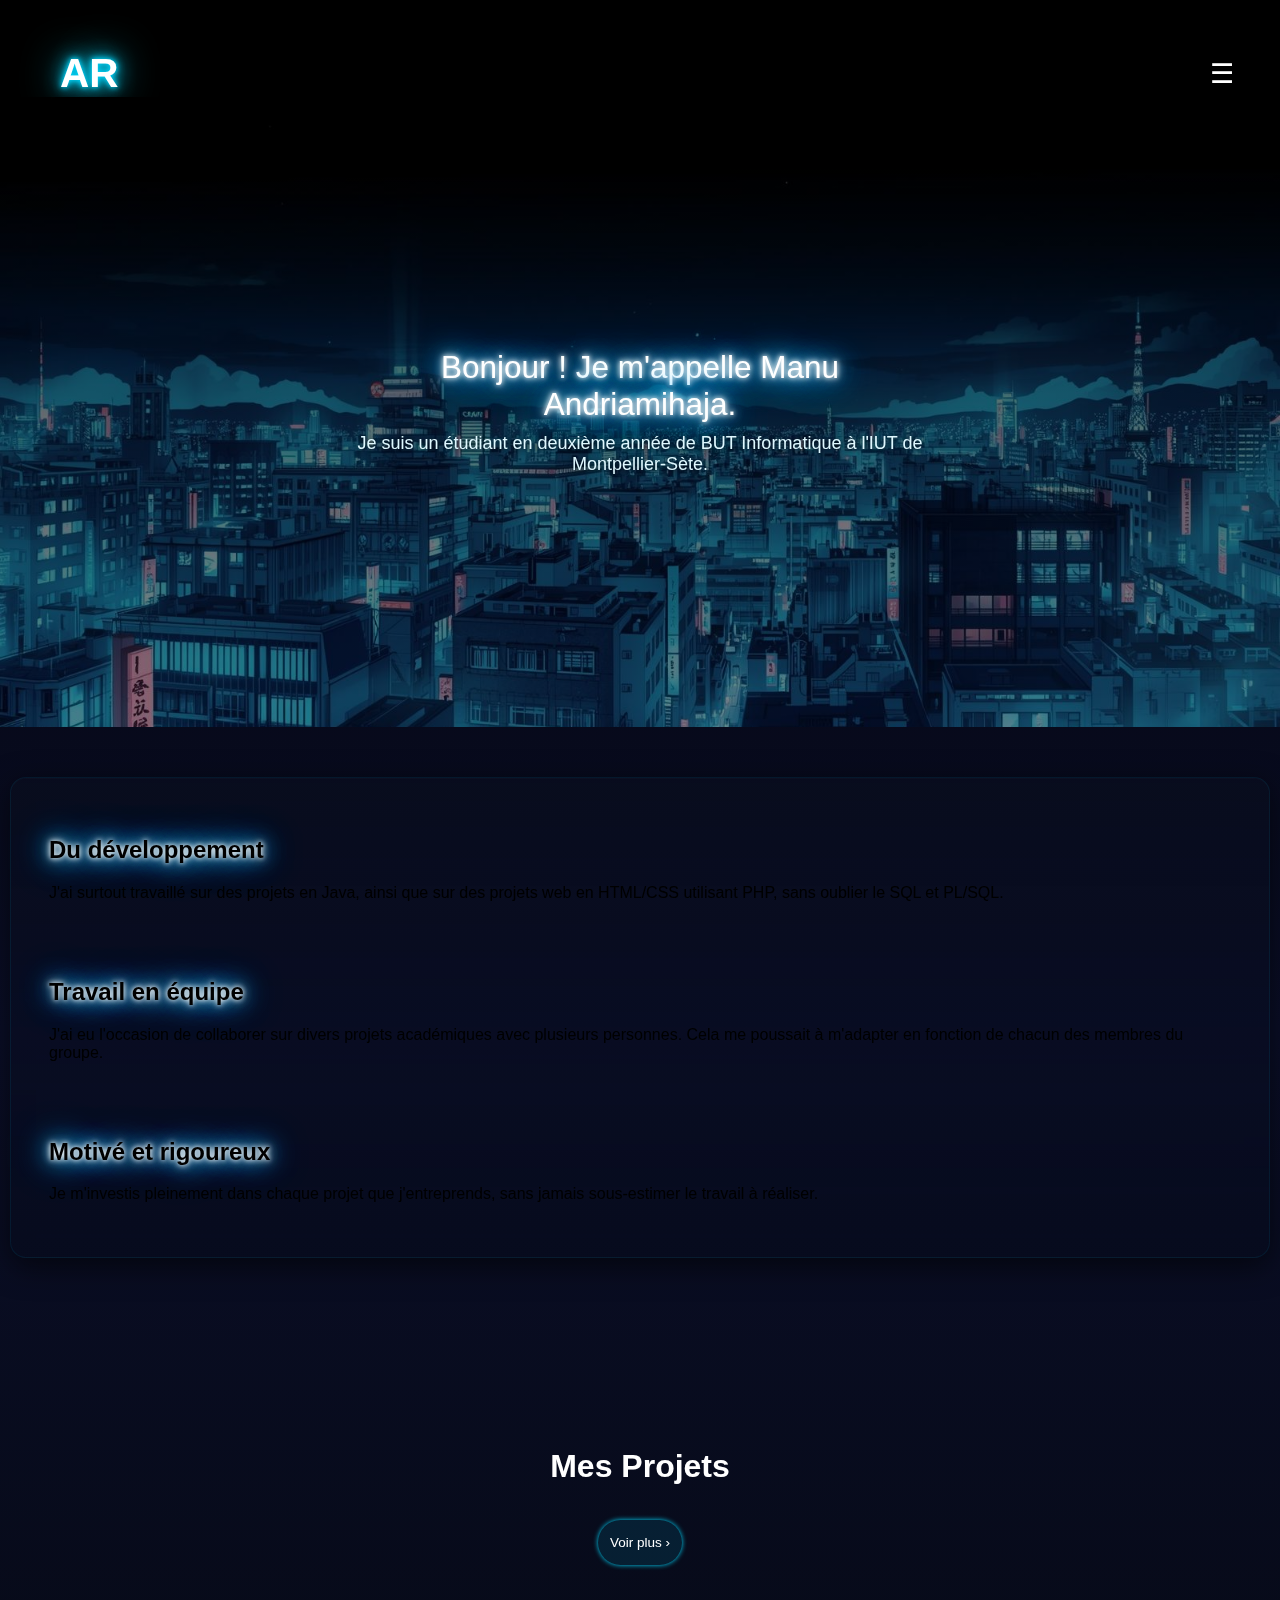
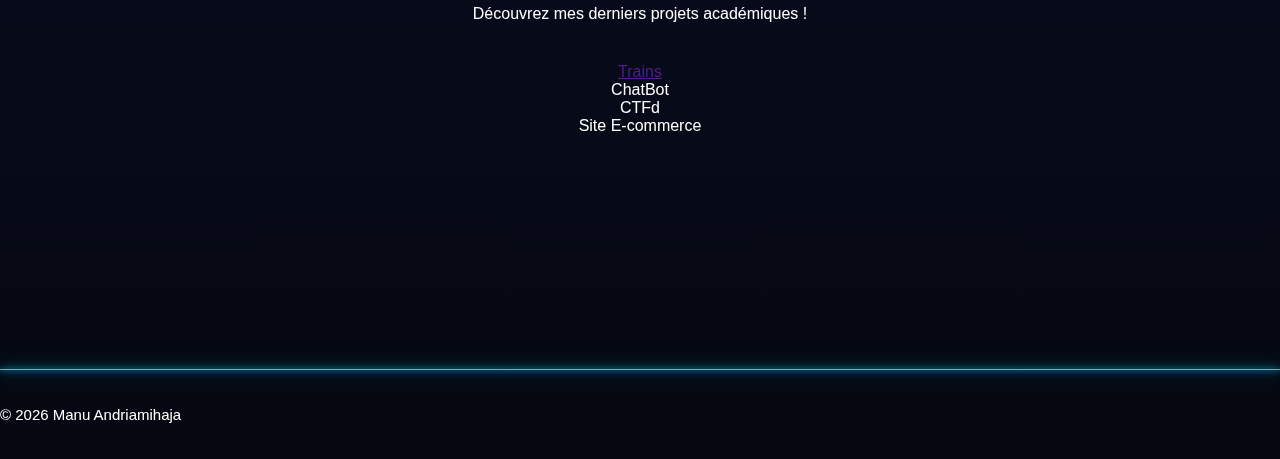
<file: index.html>
<!DOCTYPE html>
<html lang="en">
<head>
    <meta charset="UTF-8">
    <title>Accueil</title>
    <link rel="stylesheet" href="css/style.css">
    <script defer src="js/script.js"></script>
    <link rel="icon" href="img/" type="image/x-icon">
    <meta name="viewport" content="width=device-width, initial-scale=1.0">
    <link href="https://fonts.cdnfonts.com/css/artbrush" rel="stylesheet">
</head>
<body>
<header>
    <nav>
        <div class="divTitre">
            <a class="texteTitre" href="index.html"> AR</a>
        </div>
        <div class="navbar">
            <div class="projets"><a href="">Mes projets</a></div>
            <div class="aPropos"><a href="">À propos</a></div>
            <div class="contact"><a href="">Contact</a></div>
            <div class="imageGit">
                <a href="https://github.com/harutsukiGo">
                <img src="img/github.png" alt="img1" id="github">
                </a>
            </div>
            <div class="imageLinkedin">
                <a href="https://www.linkedin.com/in/manu-andriamihaja/">
                <img src="img/linkedin.png" alt="img2" id="linkedin">
                </a>
            </div>

        </div>
        <button class="burger-menu" onclick="toggleMenu()">☰</button>
    </nav>
</header>
<main>
<div class="presentation">
   <h1> Bonjour ! Je m'appelle Manu Andriamihaja.</h1>
    <p class="statut"> Je suis un étudiant en deuxième année de BUT Informatique à l'IUT de Montpellier-Sète.</p>
</div>
    <section class="projetsCompetences">
        <div class="dev">
            <h2> Du développement</h2>
            <p>J'ai surtout travaillé sur des projets en Java,
                ainsi que sur des projets web en HTML/CSS utilisant PHP,
                sans oublier le SQL et PL/SQL.
            </p>
        </div>
        <div class="equipe">
<h2>Travail en équipe</h2>
            <p>J'ai eu l'occasion de collaborer sur divers projets académiques avec plusieurs personnes.
                Cela me poussait à m'adapter en fonction de chacun des membres du groupe. </p>
        </div>
        <div class="motivation">
<h2>Motivé et rigoureux</h2>
            <p>Je m'investis pleinement dans chaque projet que j'entreprends, sans jamais sous-estimer le travail à réaliser.</p>
        </div>
    </section>


    <section class="projetsExemples">
        <div class="titreMesProjets">
            <h3> Mes Projets</h3>
            <a href="" id="buttonPlus">Voir plus ›</a>
        </div>
        <p class="descriptionProjets">Découvrez mes derniers projets académiques !</p>
        <div class="mesProjets">
            <div class="projet1"> <a href=""> Trains </a></div>
            <div class="projet2"> <a href=""> ChatBot </a></div>
            <div class="projet3"> <a href=""> CTFd </a></div>
            <div class="projet4"> <a href=""> Site E-commerce </a></div>
        </div>
    </section>
</main>
<footer>
    <div id="divFooter"></div>
 </footer>
</body>
</html>
</file>
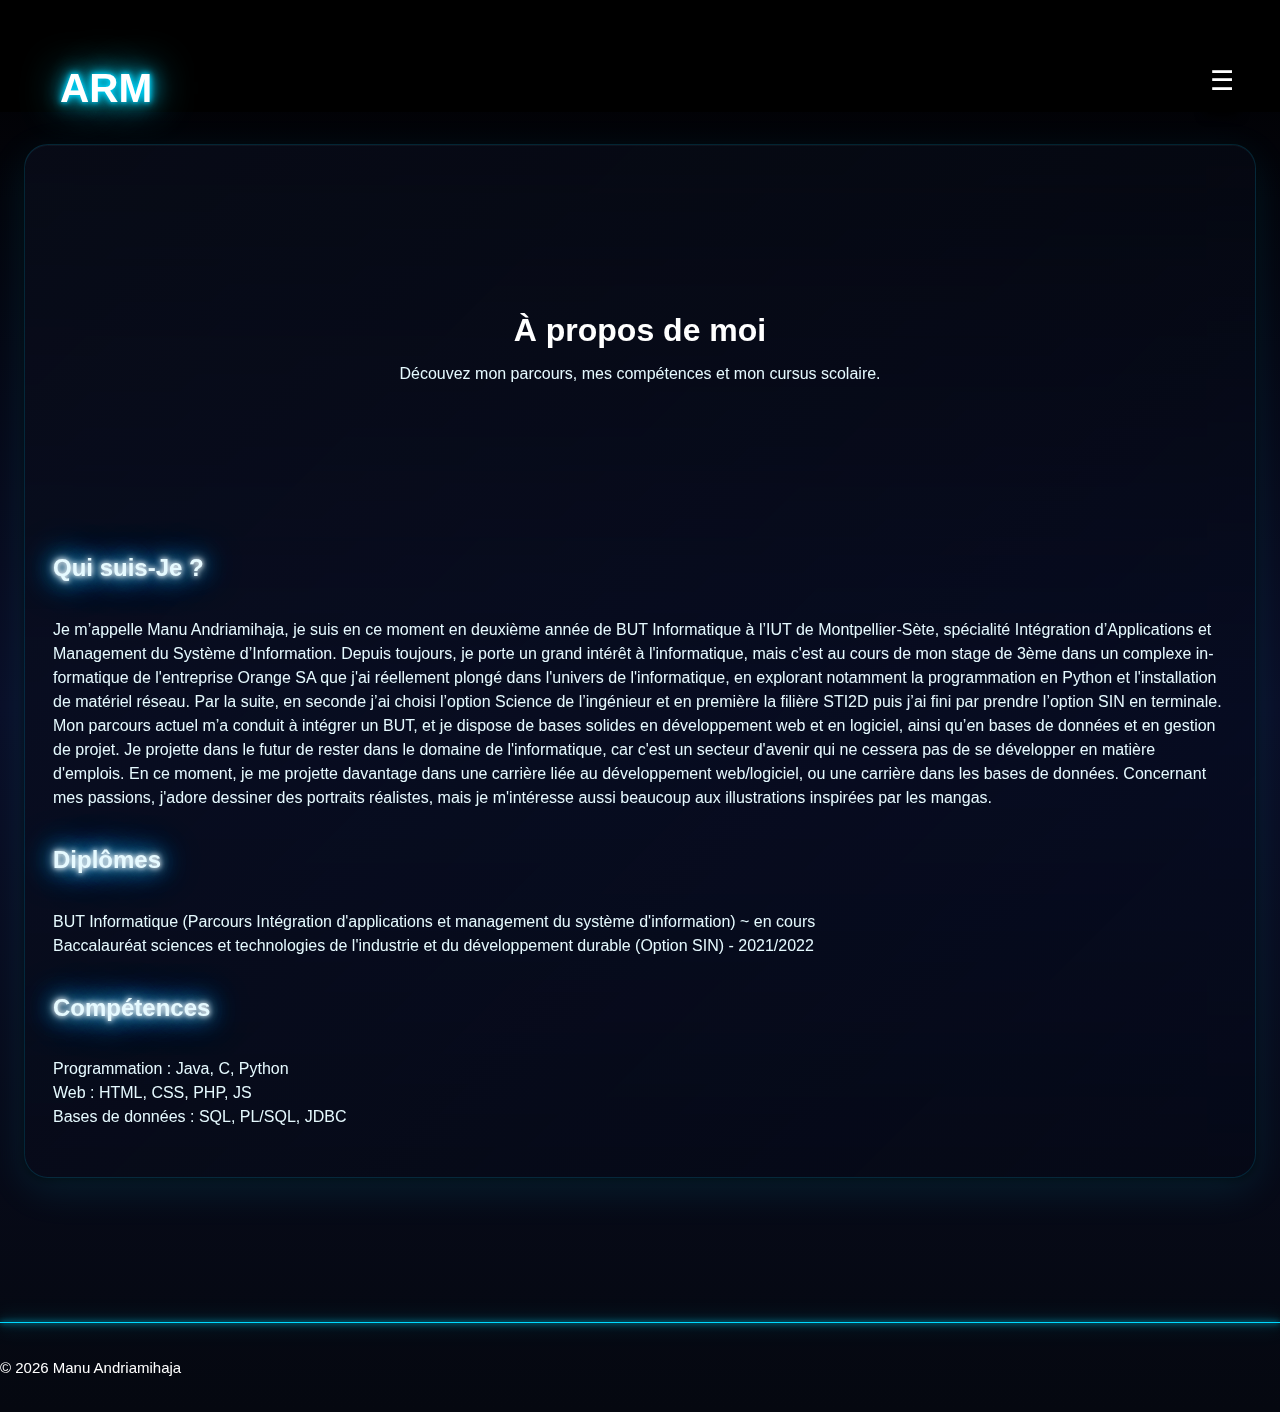
<file: aPropos.html>
<!DOCTYPE html>
<html lang="en">
<head>
    <meta charset="UTF-8">
    <title>À propos</title>
    <link rel="stylesheet" href="css/style.css">
    <meta name="viewport" content="width=device-width, initial-scale=1.0">
    <link href="https://fonts.cdnfonts.com/css/artbrush" rel="stylesheet">
</head>
<body>
<script src="js/navbar.js"></script>

<main>
    <section class="containerGlobal">
        <div class="titreAPropos">
        <h3>À propos de moi </h3>
        <p>Découvez mon parcours, mes compétences et mon cursus scolaire. </p>
        </div>

        <h2 class="h2APropos"> Qui suis-Je ?</h2>
        <p class="texte">
            Je m’appelle Manu Andriamihaja, je suis en ce moment en deuxième année de BUT Informatique à l’IUT de
            Montpellier-Sète, spécialité Intégration d’Applications et Management du Système d’Information.

            Depuis toujours, je porte un grand intérêt à l'informatique, mais c'est au cours de mon stage de 3ème dans
            un complexe informatique de l'entreprise Orange SA que j'ai réellement plongé dans l'univers de
            l'informatique, en explorant notamment la programmation en Python et l'installation de matériel réseau.

            Par la suite, en seconde j’ai choisi l’option Science de l’ingénieur et en première la filière STI2D puis
            j’ai fini par prendre l’option SIN en terminale. Mon parcours actuel m’a conduit à intégrer un BUT, et je
            dispose de bases solides en développement web et en logiciel, ainsi qu’en bases de données et en gestion de
            projet. Je projette dans le futur de rester dans le domaine de l'informatique, car c'est un secteur d'avenir
            qui ne cessera pas de se développer en matière d'emplois. En ce moment, je me projette davantage dans une
            carrière liée au développement web/logiciel, ou une carrière dans les bases de données.

            Concernant mes passions, j'adore dessiner des portraits réalistes, mais je m'intéresse aussi beaucoup aux
            illustrations inspirées par les mangas.
        </p>
        <h2>Diplômes </h2>
        <p class="texte">
            BUT Informatique (Parcours Intégration d'applications et management du système d'information) ~ en cours<br>
            Baccalauréat sciences et technologies de l'industrie et du développement durable (Option SIN) - 2021/2022
        </p>
        <h2>Compétences</h2>
        <p class="texte">
            Programmation : Java, C, Python<br>
            Web : HTML, CSS, PHP, JS<br>
            Bases de données : SQL, PL/SQL, JDBC
        </p>
    </section>
</main>

<script src="js/footer.js"></script>

<script src="js/script.js"></script>
</body>
</html>
</file>
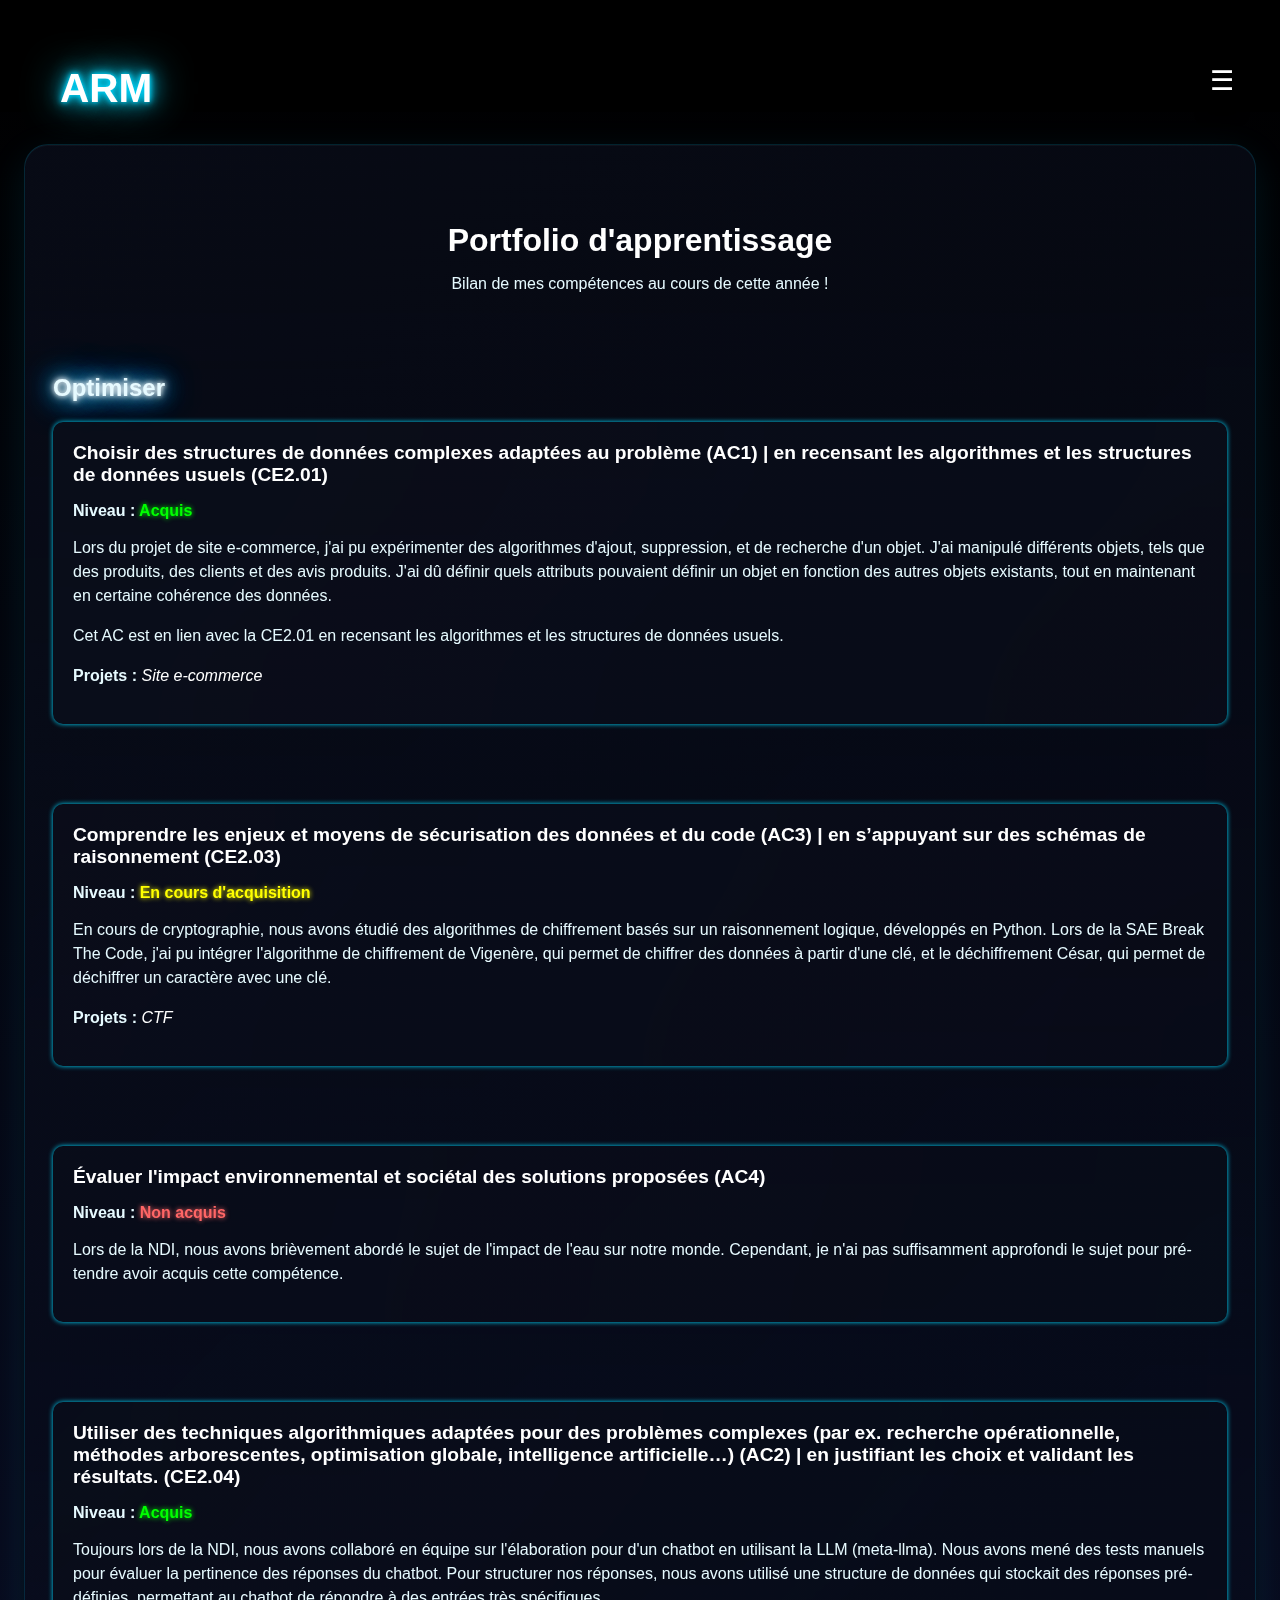
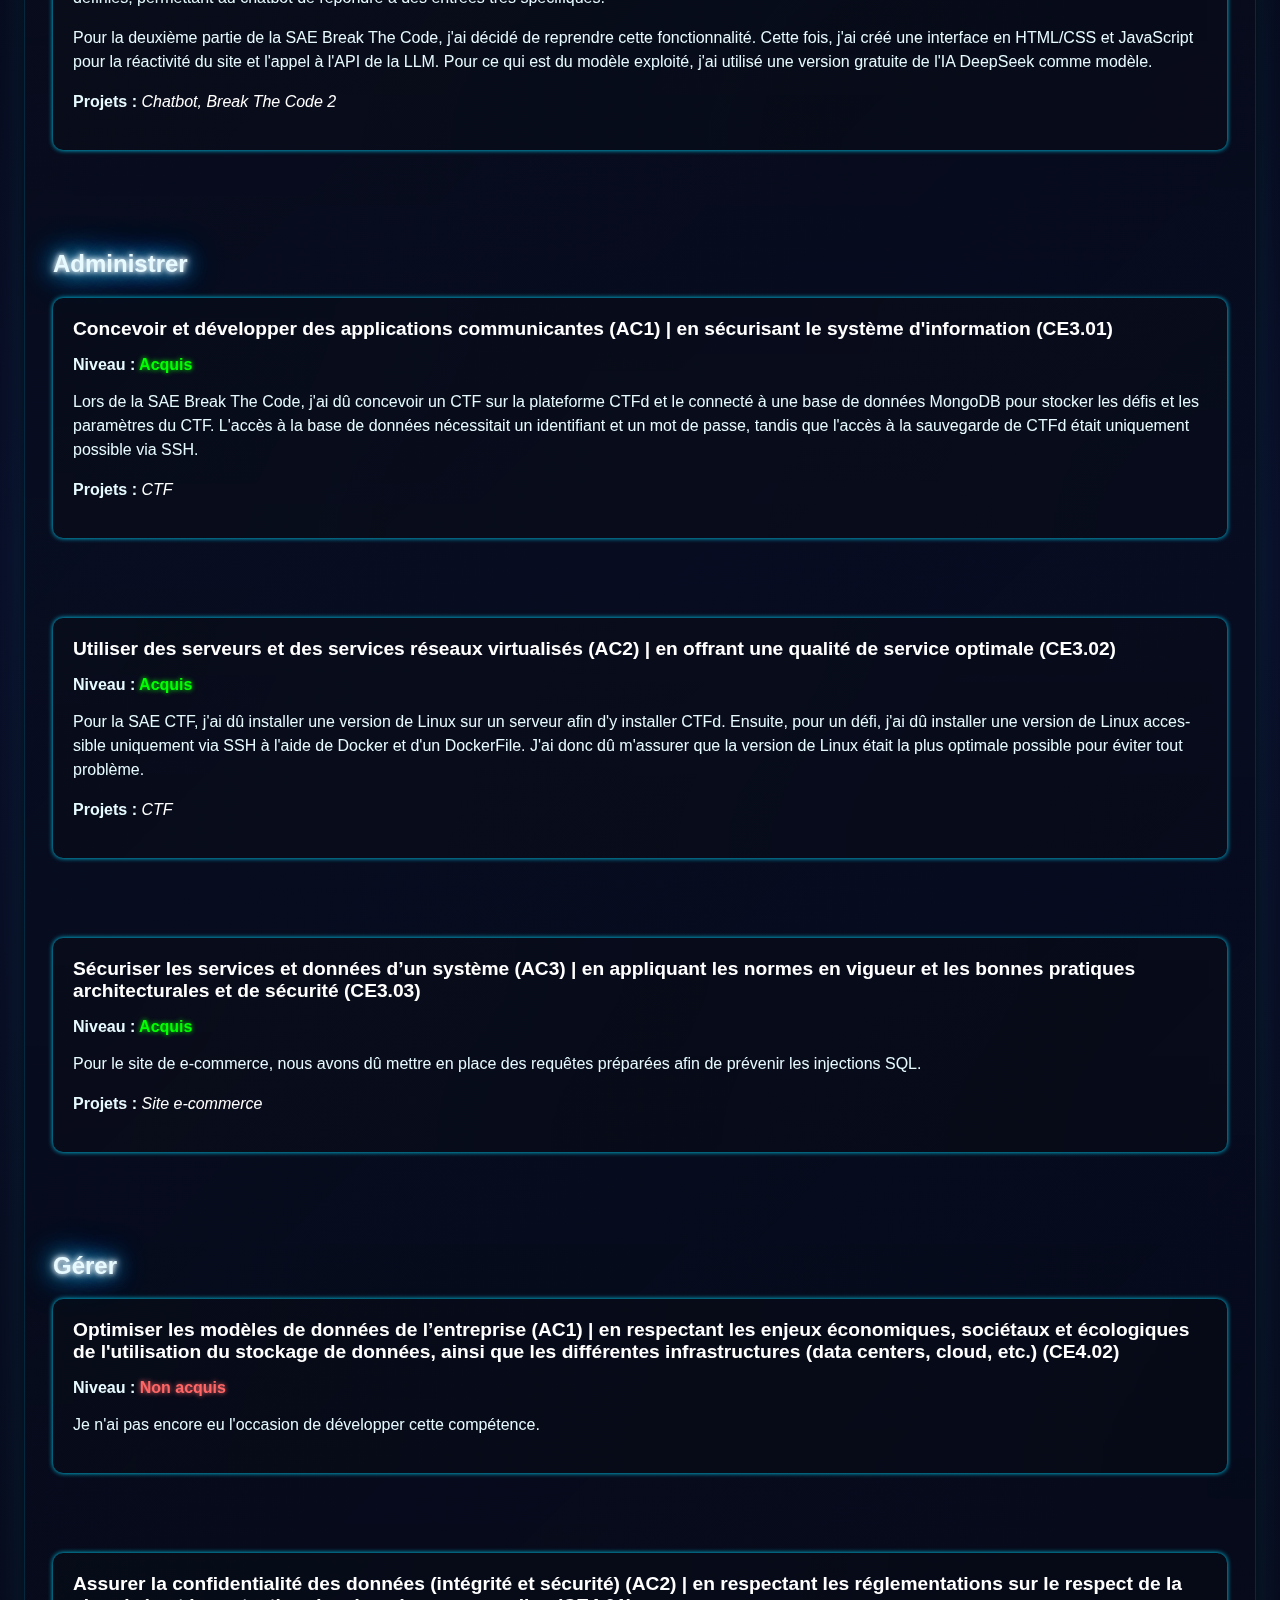
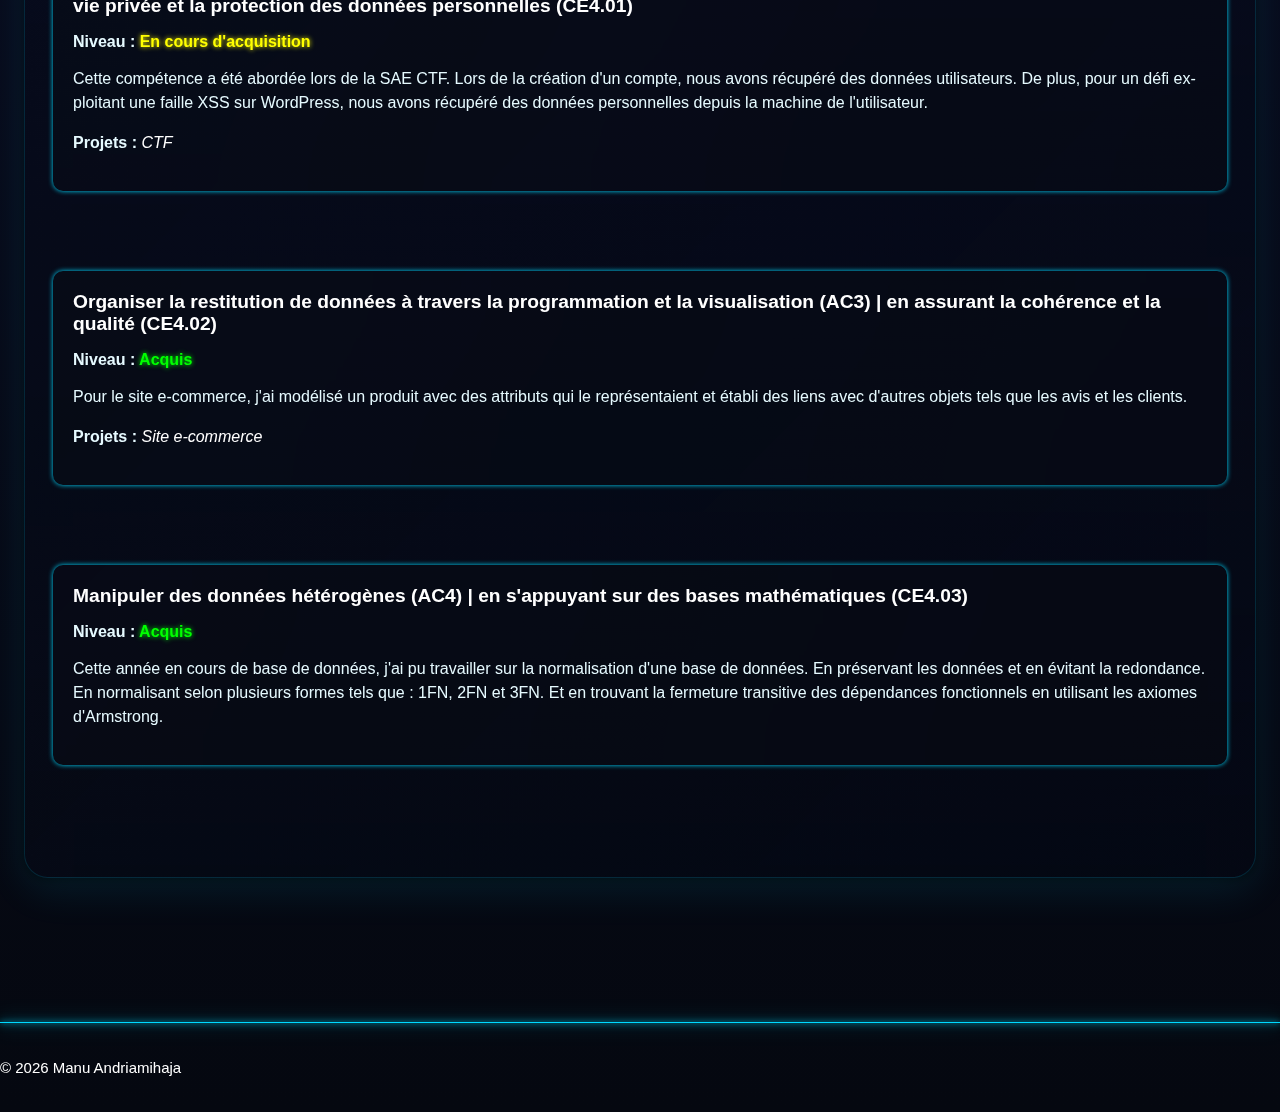
<file: competences.html>
<!DOCTYPE html>
<html lang="fr">
<head>
  <meta charset="UTF-8">
  <title>Portfolio d'apprentissage </title>
  <link rel="stylesheet" href="css/style.css">
  <link type="icon" href="img/ar.png" rel="icon">
  <meta name="viewport" content="width=device-width, initial-scale=1.0, maximum-scale=1.0">  <link href="https://fonts.cdnfonts.com/css/artbrush" rel="stylesheet">
</head>
<body>
<script src="js/navbar.js"></script>
<main>
  <section class="containerGlobal">
    <div class="titreProjet">
      <h3>Portfolio d'apprentissage</h3>
      <p>Bilan de mes compétences au cours de cette année !</p>
    </div>

    <h2 class="h2APropos">Optimiser</h2>

    <div class="competence">
      <h3>Choisir des structures de données complexes adaptées au problème (AC1) | en recensant les algorithmes et les structures de données usuels (CE2.01)</h3>
      <p class="niveau">Niveau : <span class="acquis">Acquis</span></p>
      <p class="texte">
        Lors du projet de site e-commerce, j'ai pu expérimenter des algorithmes d'ajout, suppression, et de recherche d'un objet. J'ai manipulé différents objets, tels que des produits, des clients et des avis produits. J'ai dû définir quels attributs pouvaient définir un objet en fonction des autres objets existants, tout en maintenant en certaine cohérence des données.
      </p>
      <p class="texte">
        Cet AC est en lien avec la CE2.01 en recensant les algorithmes et les structures de données usuels.
      </p>
      <p class="texte">
        <strong>Projets : </strong><a href="projet4.html" class="lien">Site e-commerce</a>
      </p>
    </div>

    <div class="competence">
      <h3>Comprendre les enjeux et moyens de sécurisation des données et du code (AC3) | en s’appuyant sur des schémas de raisonnement (CE2.03)</h3>
      <p class="niveau">Niveau : <span class="en-cours">En cours d'acquisition</span></p>
      <p class="texte">
        En cours de cryptographie, nous avons étudié des algorithmes de chiffrement basés sur un raisonnement logique, développés en Python. Lors de la SAE Break The Code, j'ai pu intégrer l'algorithme de chiffrement de Vigenère, qui permet de chiffrer des données à partir d'une clé, et le déchiffrement César, qui permet de déchiffrer un caractère avec une clé.
      </p>
      <p class="texte">
        <strong>Projets : </strong><a href="projet3.html" class="lien">CTF</a>
      </p>
    </div>

    <div class="competence">
      <h3>Évaluer l'impact environnemental et sociétal des solutions proposées (AC4)</h3>
      <p class="niveau">Niveau : <span class="non-acquis">Non acquis</span></p>
      <p class="texte">
        Lors de la NDI, nous avons brièvement abordé le sujet de l'impact de l'eau sur notre monde. Cependant, je n'ai pas suffisamment approfondi le sujet pour prétendre avoir acquis cette compétence.
      </p>
    </div>

    <div class="competence">
      <h3>Utiliser des techniques algorithmiques adaptées pour des problèmes complexes (par ex. recherche opérationnelle, méthodes arborescentes, optimisation globale, intelligence artificielle…) (AC2) | en justifiant les choix et validant les résultats. (CE2.04)</h3>
      <p class="niveau">Niveau : <span class="acquis">Acquis</span></p>
      <p class="texte">
        Toujours lors de la NDI, nous avons collaboré en équipe sur l'élaboration pour d'un chatbot en utilisant la LLM (meta-llma).
        Nous avons mené des tests manuels pour évaluer la pertinence des réponses du chatbot. Pour structurer nos réponses, nous avons utilisé une structure de données qui stockait des réponses prédéfinies, permettant au chatbot de répondre à des entrées très spécifiques.
      </p>
      <p class="texte">
        Pour la deuxième partie de la SAE Break The Code, j'ai décidé de reprendre cette fonctionnalité. Cette fois, j'ai créé une interface en HTML/CSS et JavaScript pour la réactivité du site et l'appel à l'API de la LLM. Pour ce qui est du modèle exploité, j'ai utilisé une version gratuite de l'IA DeepSeek comme modèle.
      </p>
      <p class="texte">
        <strong>Projets : </strong><a href="projet2.html" class="lien">Chatbot, </a><a href="projet3.html" class="lien">Break The Code 2</a>
      </p>
    </div>

    <h2 class="h2APropos">Administrer</h2>

    <div class="competence">
      <h3>Concevoir et développer des applications communicantes (AC1) | en sécurisant le système d'information (CE3.01)</h3>
      <p class="niveau">Niveau : <span class="acquis">Acquis</span></p>
      <p class="texte">
        Lors de la SAE Break The Code, j'ai dû concevoir un CTF sur la plateforme CTFd et le connecté à une base de données MongoDB pour stocker les défis et les paramètres du CTF. L'accès à la base de données nécessitait un identifiant et un mot de passe, tandis que l'accès à la sauvegarde de CTFd était uniquement possible via SSH.
      </p>
      <p class="texte">
        <strong>Projets : </strong><a href="projet3.html" class="lien">CTF</a>
      </p>
    </div>

    <div class="competence">
      <h3> Utiliser des serveurs et des services réseaux virtualisés (AC2) | en offrant une qualité de service optimale (CE3.02)</h3>
      <p class="niveau">Niveau : <span class="acquis">Acquis</span></p>
      <p class="texte">
        Pour la SAE CTF, j'ai dû installer une version de Linux sur un serveur afin d'y installer CTFd. Ensuite, pour un défi, j'ai dû installer une version de Linux accessible uniquement via SSH à l'aide de Docker et d'un DockerFile.
        J'ai donc dû m'assurer que la version de Linux était la plus optimale possible pour éviter tout problème.
      </p>
      <p class="texte">
        <strong>Projets : </strong><a href="projet3.html" class="lien">CTF</a>
      </p>
    </div>

    <div class="competence">
      <h3> Sécuriser les services et données d’un système (AC3) | en appliquant les normes en vigueur et les bonnes pratiques architecturales et de sécurité (CE3.03)</h3>
      <p class="niveau">Niveau : <span class="acquis">Acquis</span></p>
      <p class="texte">
        Pour le site de e-commerce, nous avons dû mettre en place des requêtes préparées afin de prévenir les injections SQL.
      </p>
      <p class="texte">
        <strong>Projets : </strong><a href="projet4.html" class="lien">Site e-commerce</a>
      </p>
    </div>

    <h2 class="h2APropos">Gérer</h2>

    <div class="competence">
      <h3> Optimiser les modèles de données de l’entreprise (AC1) | en respectant les enjeux économiques, sociétaux et écologiques de l'utilisation du stockage de données, ainsi que les différentes infrastructures (data centers, cloud, etc.) (CE4.02)</h3>
      <p class="niveau">Niveau : <span class="non-acquis">Non acquis</span></p>
      <p class="texte">
        Je n'ai pas encore eu l'occasion de développer cette compétence.
      </p>
    </div>

    <div class="competence">
      <h3> Assurer la confidentialité des données (intégrité et sécurité) (AC2) |
         en respectant les réglementations sur le respect de la vie privée et la protection des données personnelles (CE4.01)
      </h3>
      <p class="niveau">Niveau : <span class="en-cours">En cours d'acquisition</span></p>
      <p class="texte">
        Cette compétence a été abordée lors de la SAE CTF. Lors de la création d'un compte, nous avons récupéré des données utilisateurs. De plus, pour un défi exploitant une faille XSS sur WordPress, nous avons récupéré des données personnelles depuis la machine de l'utilisateur.
      </p>
      <p class="texte">
        <strong>Projets : </strong><a href="projet3.html" class="lien">CTF</a>
      </p>
    </div>

    <div class="competence">
      <h3> Organiser la restitution de données à travers la programmation et la visualisation (AC3) | en assurant la cohérence et la qualité (CE4.02)</h3>
      <p class="niveau">Niveau : <span class="acquis">Acquis</span></p>
      <p class="texte">
        Pour le site e-commerce, j'ai modélisé un produit avec des attributs qui le représentaient et établi des liens avec d'autres objets tels que les avis et les clients.
      </p>
      <p class="texte">
        <strong>Projets : </strong><a href="projet4.html" class="lien">Site e-commerce</a>
      </p>
    </div>

    <div class="competence">
      <h3> Manipuler des données hétérogènes (AC4) | en s'appuyant sur des bases mathématiques (CE4.03)</h3>
      <p class="niveau">Niveau : <span class="acquis">Acquis</span></p>
      <p class="texte">
        Cette année en cours de base de données, j'ai pu travailler sur la normalisation d'une base de données. En préservant les données et en évitant la redondance.
        En normalisant selon plusieurs formes tels que : 1FN, 2FN et 3FN.
        Et en trouvant la fermeture transitive des dépendances fonctionnels en utilisant les axiomes d'Armstrong.
      </p>
    </div>
  </section>
</main>
<script src="js/footer.js"></script>
<script src="js/script.js"></script>

</body>
</html>
</file>
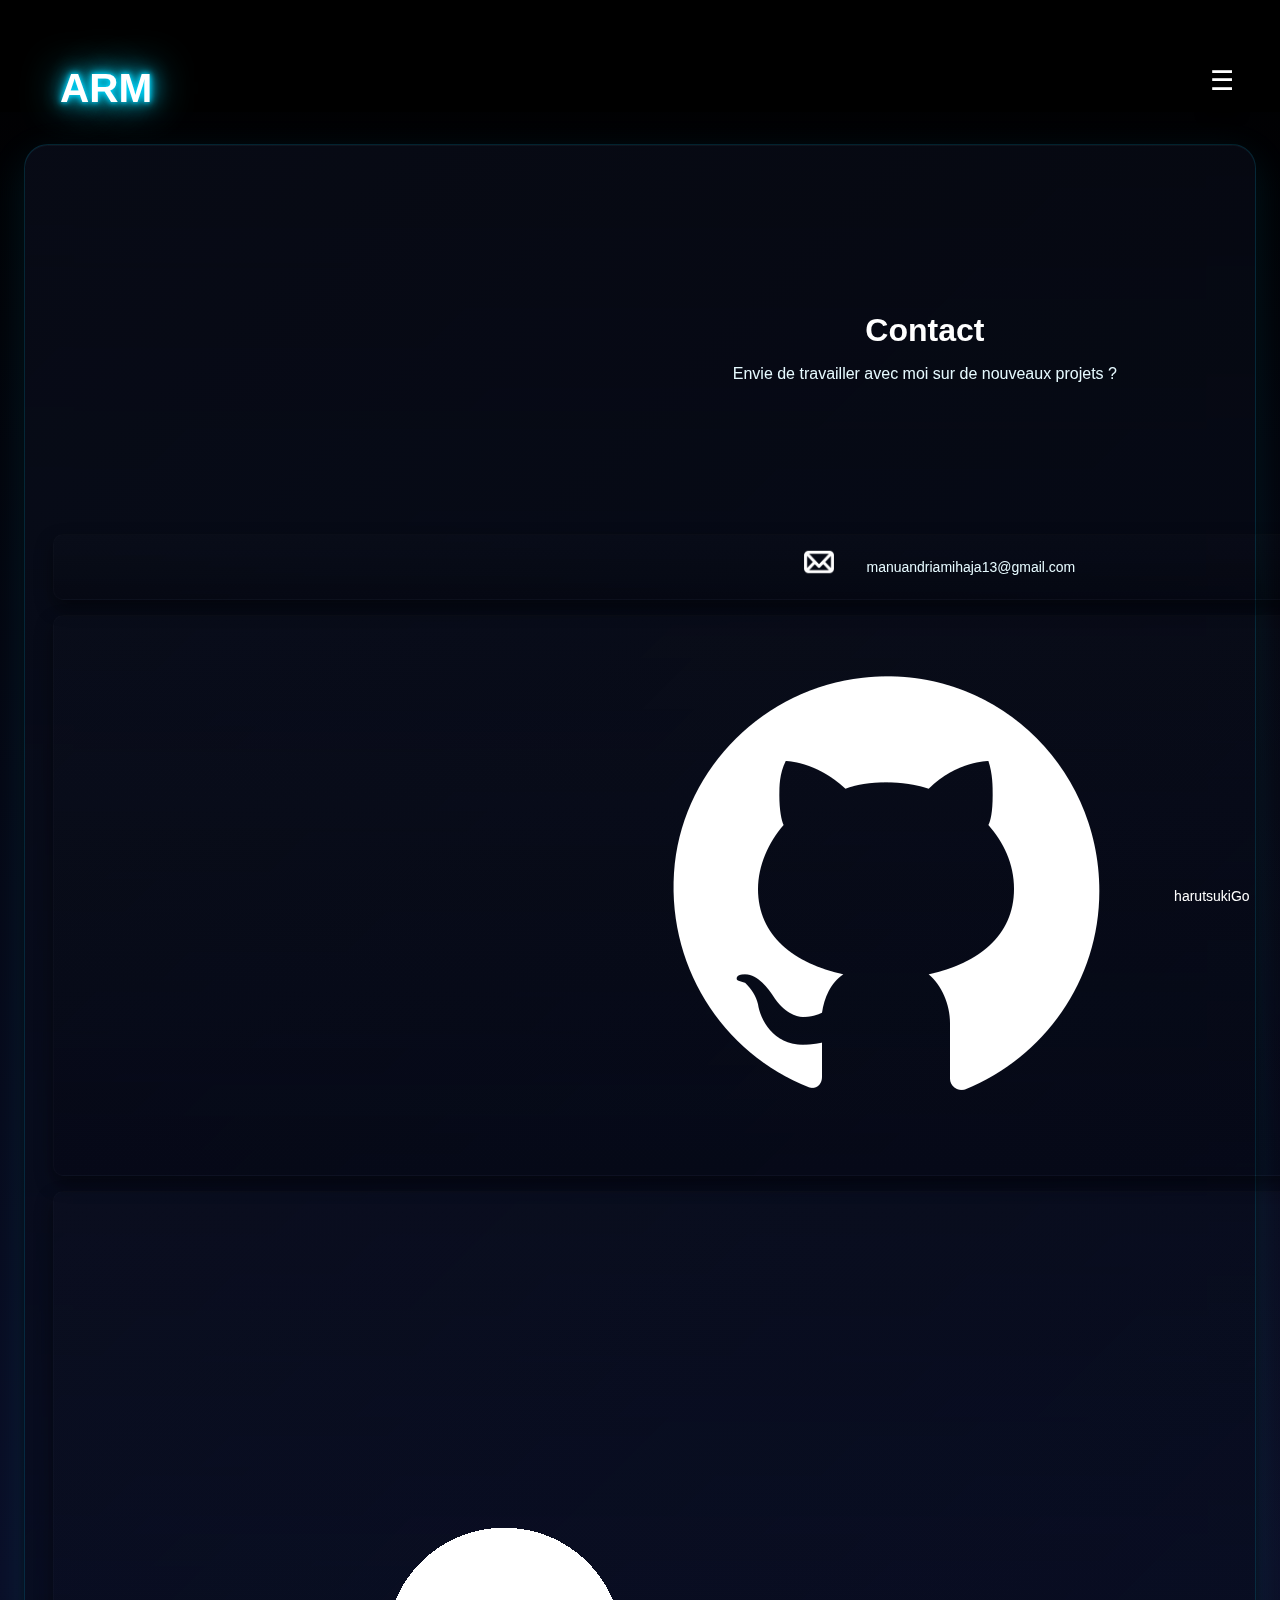
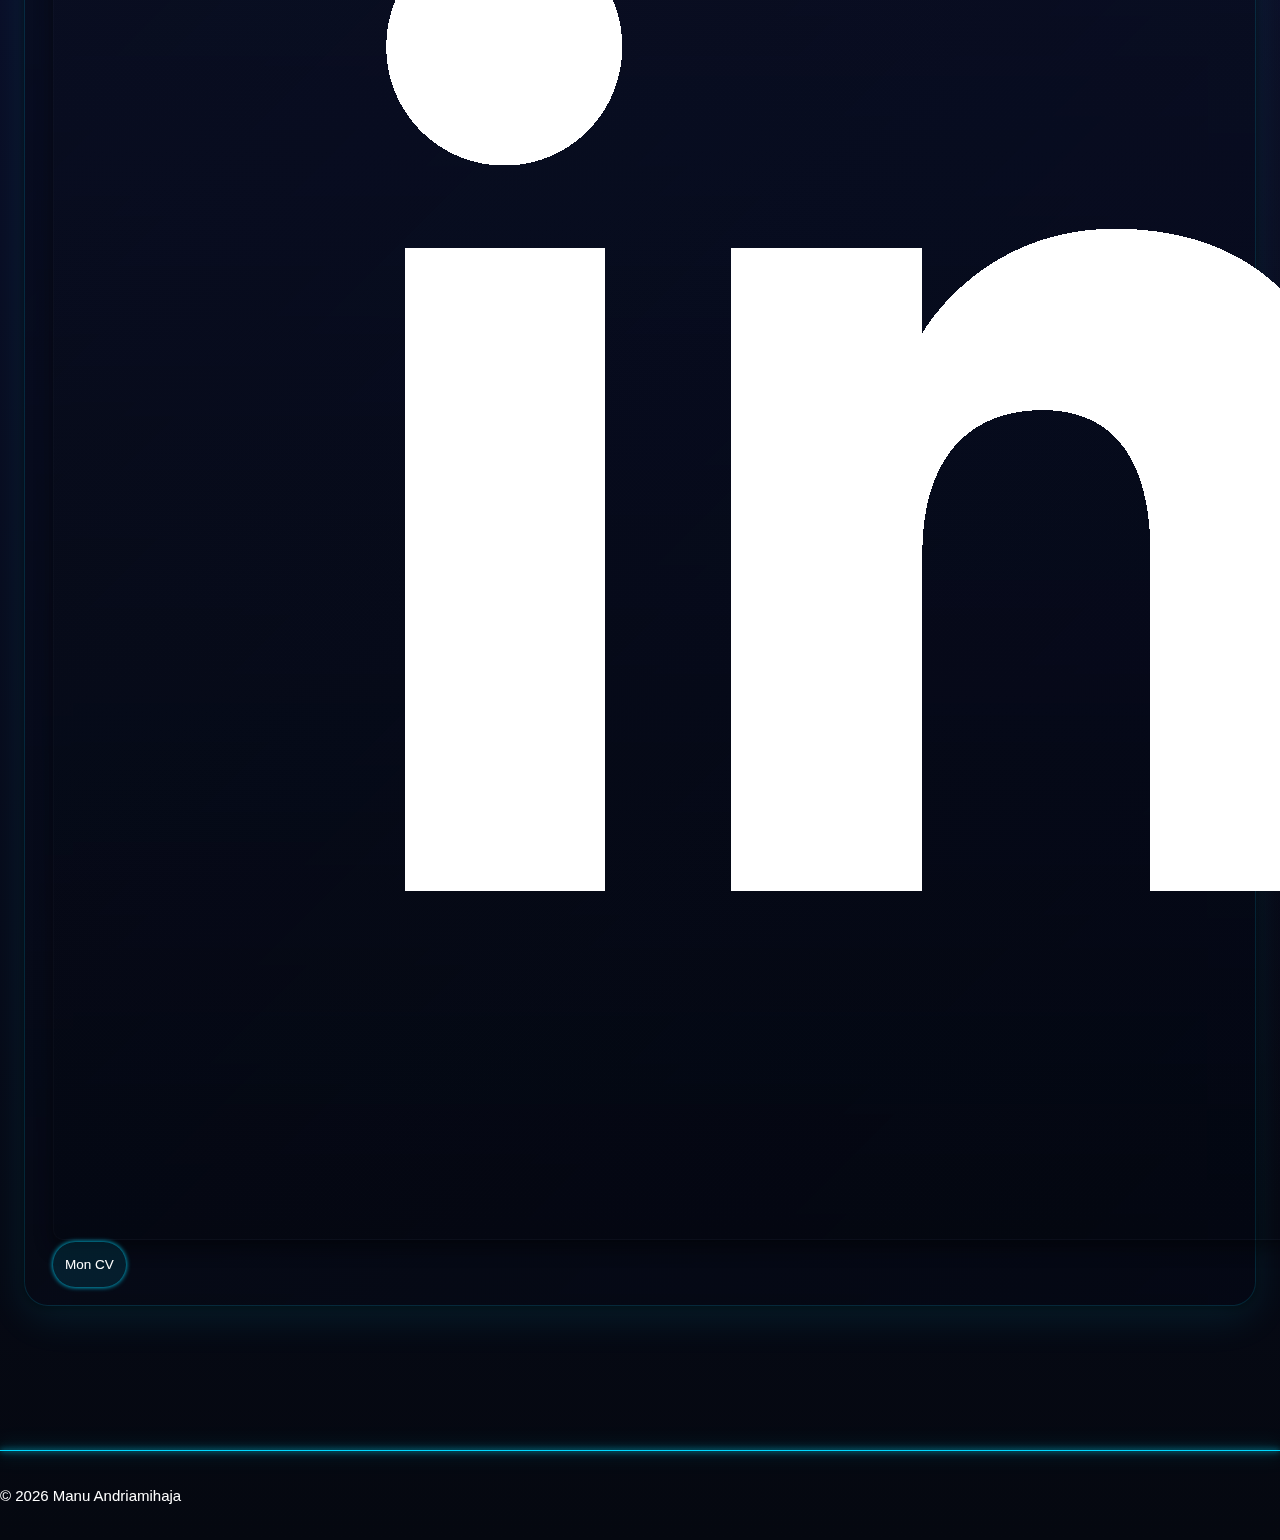
<file: contact.html>
<!DOCTYPE html>
<html lang="en">
<head>
    <meta charset="UTF-8">
    <title>Contact</title>
    <link rel="stylesheet" href="css/style.css">
    <meta name="viewport" content="width=device-width, initial-scale=1.0">
    <link href="https://fonts.cdnfonts.com/css/artbrush" rel="stylesheet">
    <link type="icon" href="img/ar.png" rel="icon">

</head>
<body>
<script src="js/navbar.js"></script>

<main>
    <section class="containerGlobal">
        <div class="titreAPropos">
            <h3>Contact </h3>
            <p>Envie de travailler avec moi sur de nouveaux projets ?</p>
        </div>


        <div class="divContact">
            <div class="reseauContact">
                <img src="img/mail.png" alt="mail" id="mailIcon">
                <p>manuandriamihaja13@gmail.com</p>
            </div>
            <div class="reseauContact">
                    <a href="https://github.com/harutsukiGo">
                        <img src="img/github.png" alt="img1" id="github">
                    </a>
                    <a href="https://github.com/harutsukiGo"> harutsukiGo</a>
            </div>
                <div class="reseauContact">
                    <a href="https://www.linkedin.com/in/manu-andriamihaja/">
                        <img src="img/linkedin.png" alt="img2" id="linkedin">
                    </a>
                    <a href="https://www.linkedin.com/in/manu-andriamihaja/"> Manu Andriamihaja</a>
                </div>


            <a href="/cv/CV - Manu ANDRIAMIHAJA .pdf" download id="buttonCV">Mon CV</a>
        </div>

    </section>
</main>

<script src="js/footer.js"></script>

<script src="js/script.js"></script>
</body>
</html>
</file>
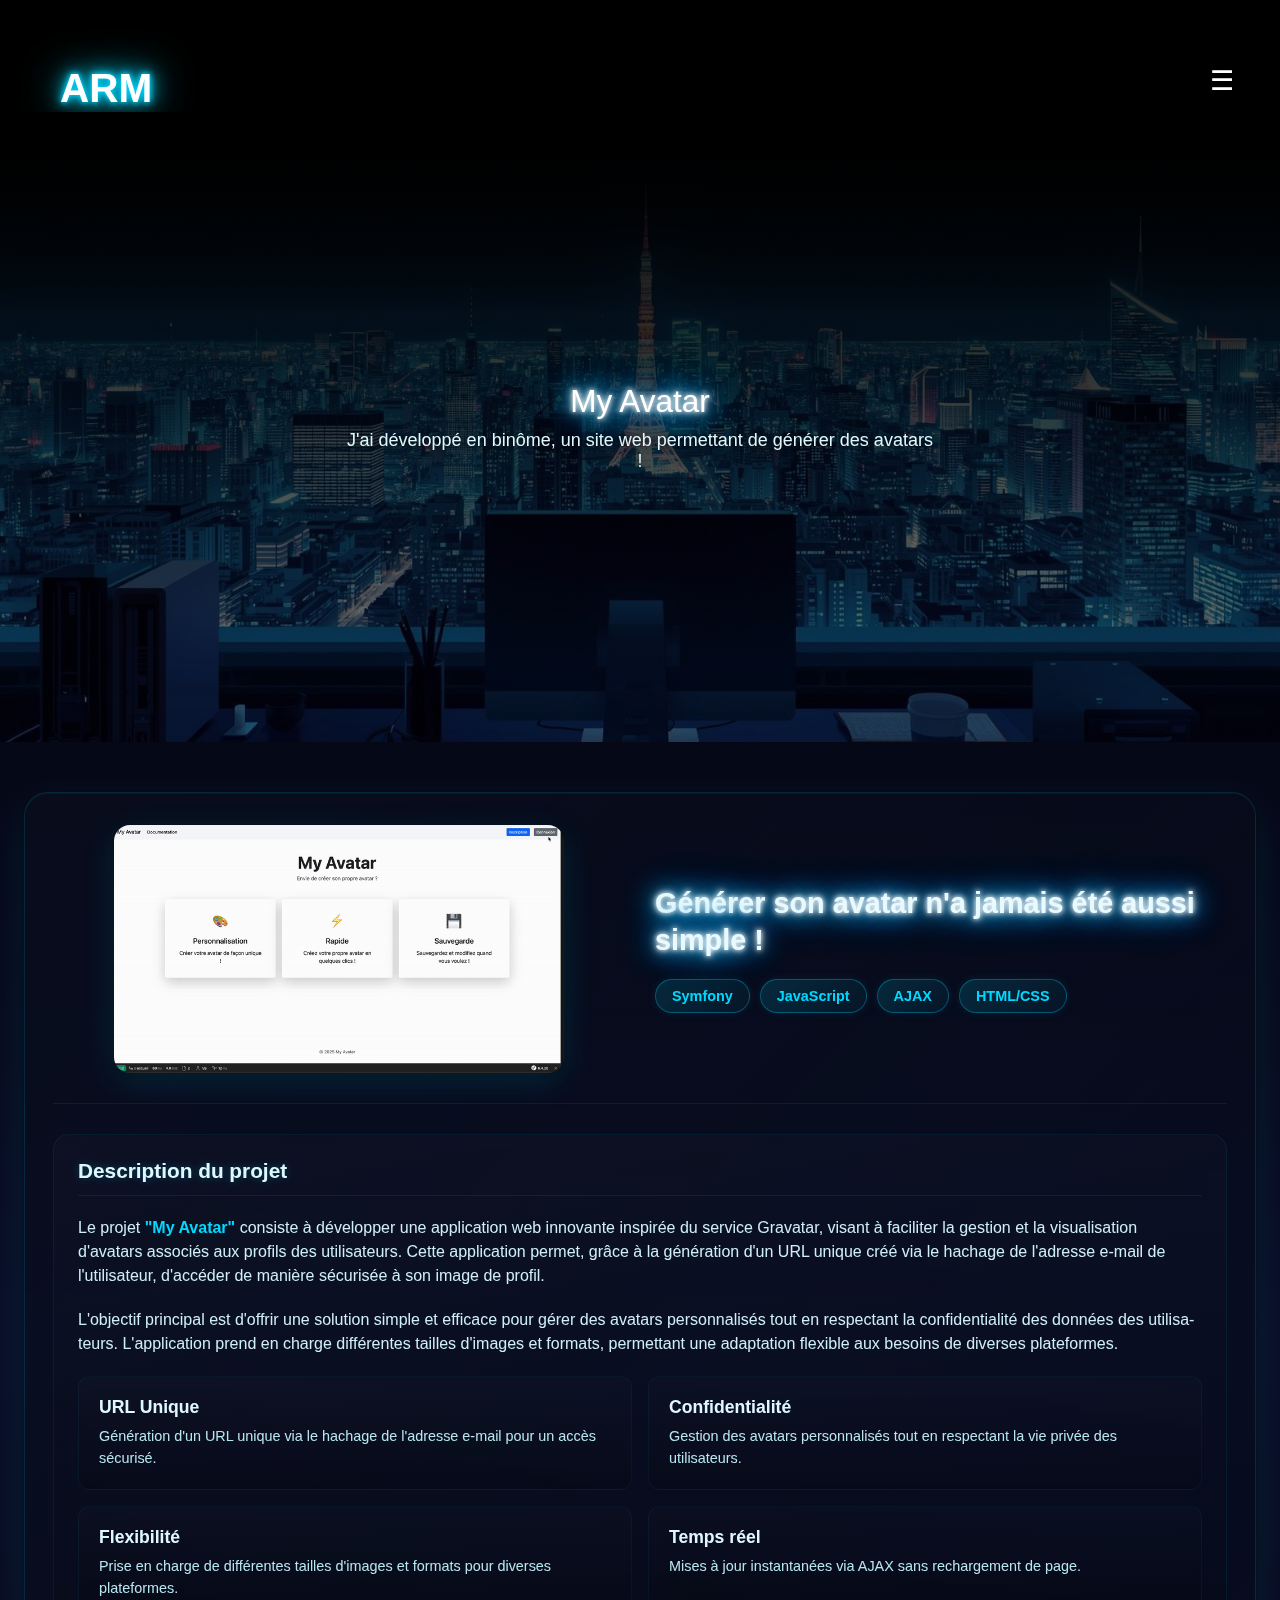
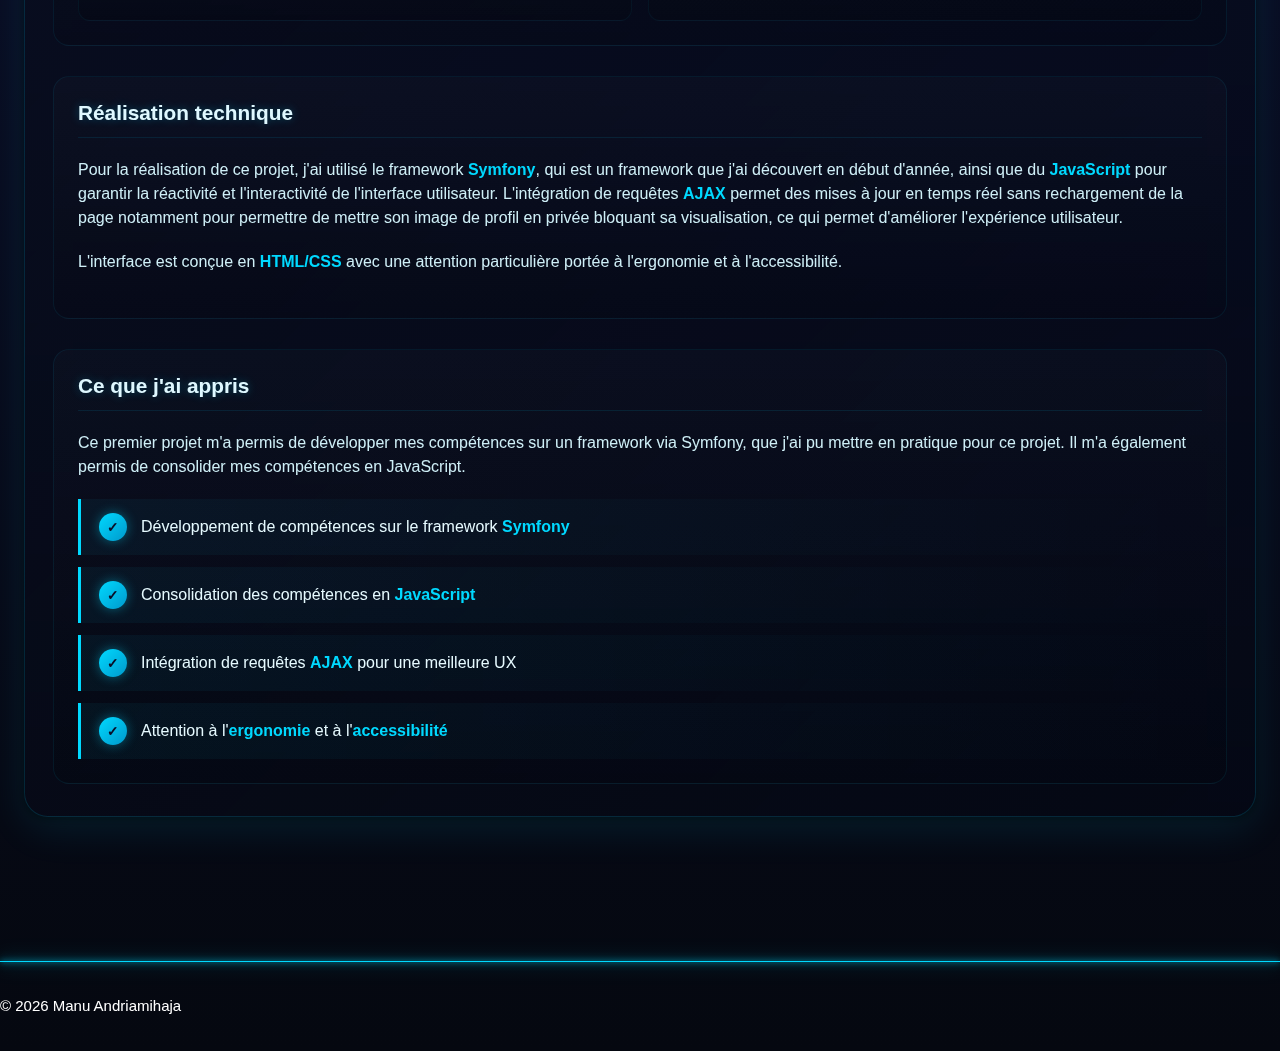
<file: projet1.html>
<!DOCTYPE html>
<html lang="en">
<head>
    <meta charset="UTF-8">
    <title>Trains</title>
    <link rel="stylesheet" href="css/style.css">
    <link href="https://fonts.cdnfonts.com/css/artbrush" rel="stylesheet">
    <link type="icon" href="img/ar.png" rel="icon">

</head>
<body>
<script src="js/navbar.js"></script>
<main>

    <div class="projetIndividuel">
        <h1> My Avatar </h1>
        <p class="statut">J'ai développé en binôme, un site web permettant de générer des avatars ! </p>
    </div>

    <section class="containerGlobal projet-detail">

        <!-- Section Hero avec l'image -->
        <div class="projet-hero">
            <div class="imgProjet">
                <img src="gif/myavatar.gif" alt="myavatar">
            </div>
            <div class="projet-hero-info">
                <h2 class="h2APropos">Générer son avatar n'a jamais été aussi simple !</h2>
                <div class="tech-stack">
                    <span class="tech-badge">Symfony</span>
                    <span class="tech-badge">JavaScript</span>
                    <span class="tech-badge">AJAX</span>
                    <span class="tech-badge">HTML/CSS</span>
                </div>
            </div>
        </div>

        <!-- Section Description -->
        <div class="projet-section">
            <div class="section-header">
                <h3>Description du projet</h3>
            </div>
            <div class="section-content">
                <p class="texte">
                    Le projet <strong>"My Avatar"</strong> consiste à développer une application web innovante inspirée du service Gravatar,
                    visant à faciliter la gestion et la visualisation d'avatars associés aux profils des utilisateurs. Cette
                    application permet, grâce à la génération d'un URL unique créé via le hachage de l'adresse e-mail de
                    l'utilisateur, d'accéder de manière sécurisée à son image de profil.
                </p>
                <p class="texte">
                    L'objectif principal est d'offrir une solution simple et efficace pour gérer des avatars personnalisés tout
                    en respectant la confidentialité des données des utilisateurs. L'application prend en charge différentes
                    tailles d'images et formats, permettant une adaptation flexible aux besoins de diverses plateformes.
                </p>
                <div class="feature-grid">
                    <div class="feature-card">
                        <h4>URL Unique</h4>
                        <p>Génération d'un URL unique via le hachage de l'adresse e-mail pour un accès sécurisé.</p>
                    </div>
                    <div class="feature-card">
                        <h4>Confidentialité</h4>
                        <p>Gestion des avatars personnalisés tout en respectant la vie privée des utilisateurs.</p>
                    </div>
                    <div class="feature-card">
                        <h4>Flexibilité</h4>
                        <p>Prise en charge de différentes tailles d'images et formats pour diverses plateformes.</p>
                    </div>
                    <div class="feature-card">
                        <h4>Temps réel</h4>
                        <p>Mises à jour instantanées via AJAX sans rechargement de page.</p>
                    </div>
                </div>
            </div>
        </div>

        <!-- Section Réalisation technique -->
        <div class="projet-section">
            <div class="section-header">
                <h3>Réalisation technique</h3>
            </div>
            <div class="section-content">
                <p class="texte">
                    Pour la réalisation de ce projet, j'ai utilisé le framework <strong>Symfony</strong>, qui est un framework que j'ai découvert
                    en début d'année, ainsi que du <strong>JavaScript</strong> pour garantir la réactivité et l'interactivité de l'interface
                    utilisateur. L'intégration de requêtes <strong>AJAX</strong> permet des mises à jour en temps réel sans rechargement de la
                    page notamment pour permettre de mettre son image de profil en privée bloquant sa visualisation, ce qui permet
                    d'améliorer l'expérience utilisateur.
                </p>
                <p class="texte">
                    L'interface est conçue en <strong>HTML/CSS</strong> avec une attention particulière portée à l'ergonomie et à
                    l'accessibilité.
                </p>
            </div>
        </div>

        <!-- Section Apprentissages -->
        <div class="projet-section">
            <div class="section-header">
                <h3>Ce que j'ai appris</h3>
            </div>
            <div class="section-content">
                <p class="texte">
                    Ce premier projet m'a permis de développer mes compétences sur un framework via Symfony, que j'ai pu mettre
                    en pratique pour ce projet. Il m'a également permis de consolider mes compétences en JavaScript.
                </p>
                <div class="learning-list">
                    <div class="learning-item">
                        <span class="learning-check">&#10003;</span>
                        <p>Développement de compétences sur le framework <strong>Symfony</strong></p>
                    </div>
                    <div class="learning-item">
                        <span class="learning-check">&#10003;</span>
                        <p>Consolidation des compétences en <strong>JavaScript</strong></p>
                    </div>
                    <div class="learning-item">
                        <span class="learning-check">&#10003;</span>
                        <p>Intégration de requêtes <strong>AJAX</strong> pour une meilleure UX</p>
                    </div>
                    <div class="learning-item">
                        <span class="learning-check">&#10003;</span>
                        <p>Attention à l'<strong>ergonomie</strong> et à l'<strong>accessibilité</strong></p>
                    </div>
                </div>
            </div>
        </div>

    </section>
</main>
<script src="js/footer.js"></script>
<script src="js/script.js"></script>

</body>
</html>
</file>
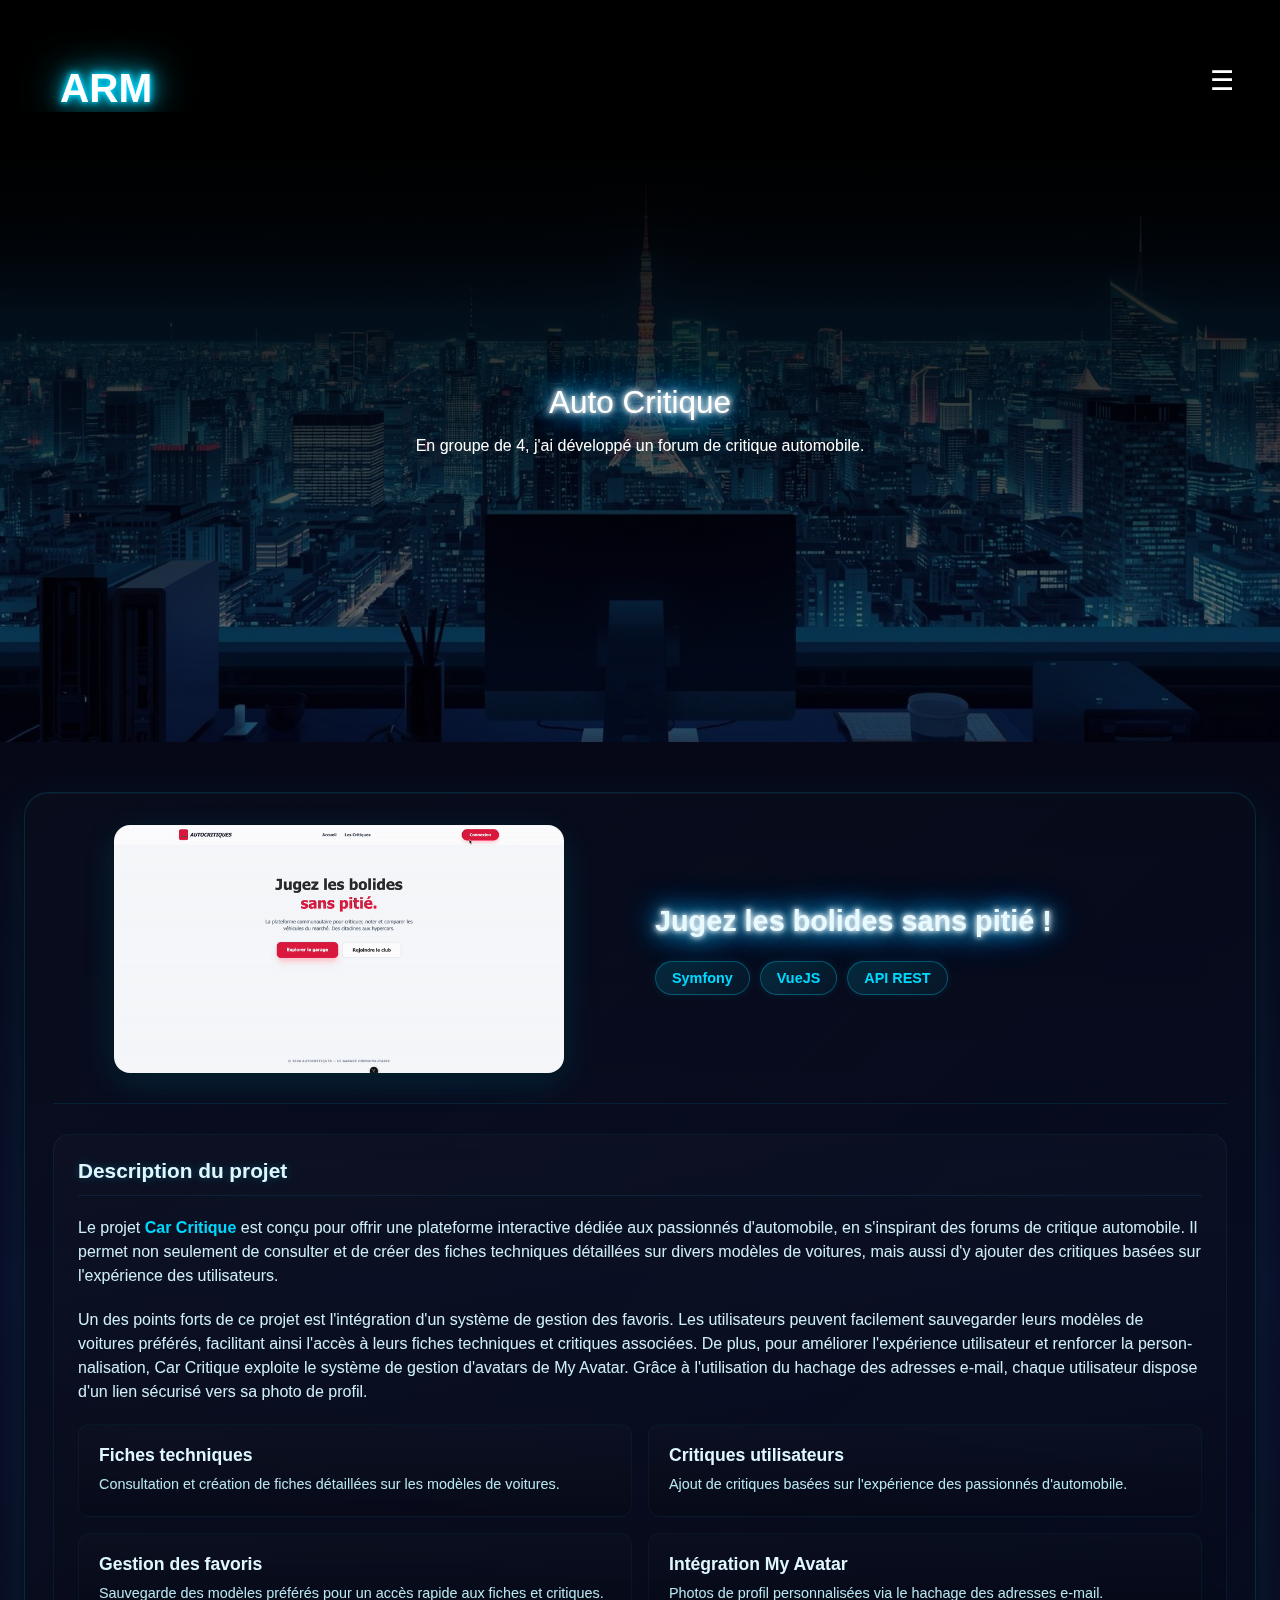
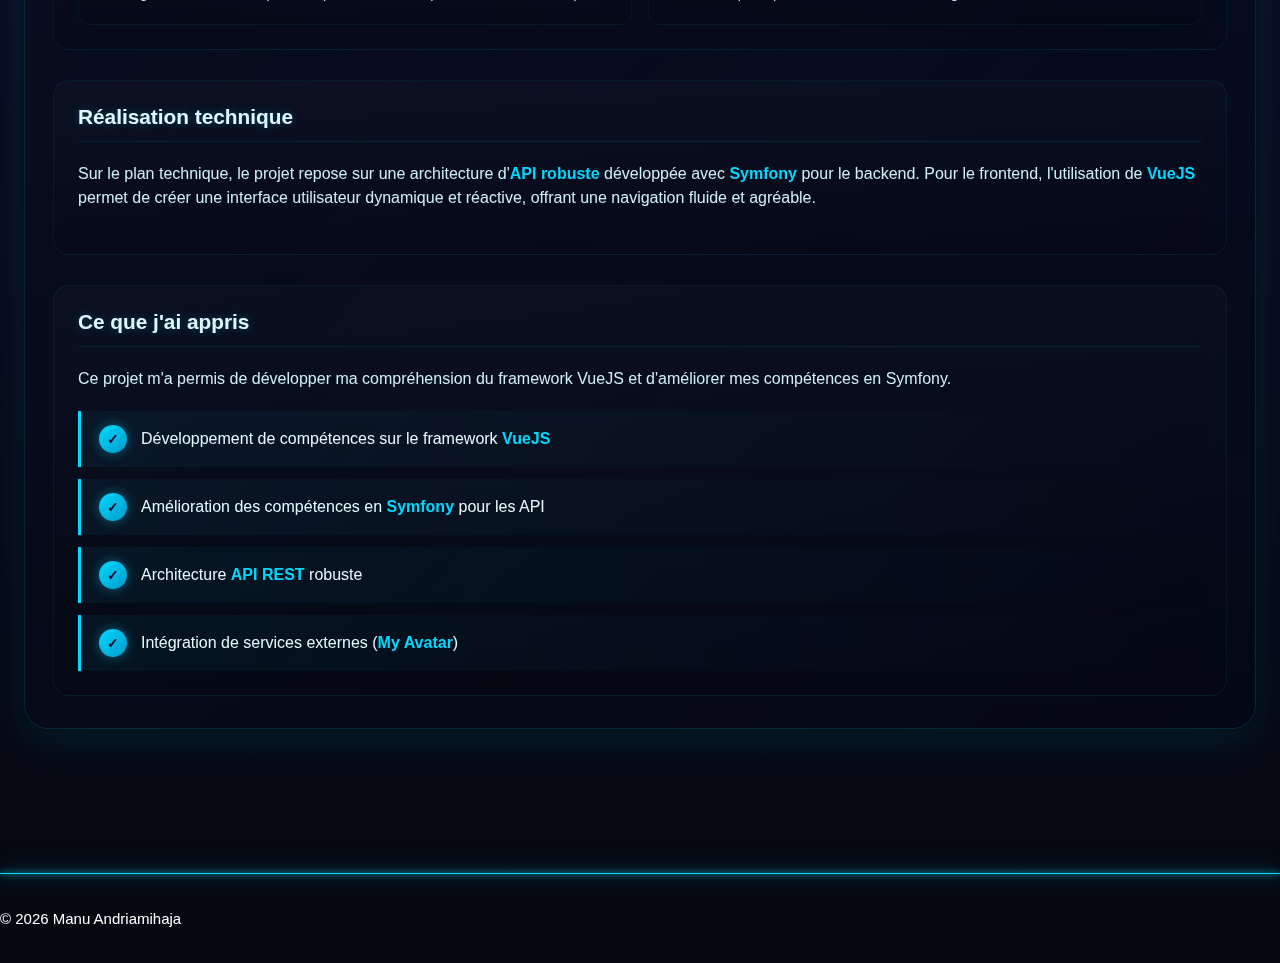
<file: projet2.html>
<!DOCTYPE html>
<html lang="en">
<head>
    <meta charset="UTF-8">
    <title>Chatbot</title>
    <link rel="stylesheet" href="css/style.css">
    <link href="https://fonts.cdnfonts.com/css/artbrush" rel="stylesheet">
    <link type="icon" href="img/ar.png" rel="icon">

</head>
<body>
<script src="js/navbar.js"></script>
<main>
    <div class="projetIndividuel">
        <h1> Auto Critique</h1>
        <p>En groupe de 4, j'ai développé un forum de critique automobile. </p>
    </div>
    <section class="containerGlobal projet-detail">

        <!-- Section Hero avec l'image -->
        <div class="projet-hero">
            <div class="imgProjet">
                <img src="gif/carcritique.gif" alt="carcritique">
            </div>
            <div class="projet-hero-info">
                <h2 class="h2APropos">Jugez les bolides sans pitié !</h2>
                <div class="tech-stack">
                    <span class="tech-badge">Symfony</span>
                    <span class="tech-badge">VueJS</span>
                    <span class="tech-badge">API REST</span>
                </div>
            </div>
        </div>

        <!-- Section Description -->
        <div class="projet-section">
            <div class="section-header">
                <h3>Description du projet</h3>
            </div>
            <div class="section-content">
                <p class="texte">
                    Le projet <strong>Car Critique</strong> est conçu pour offrir une plateforme interactive dédiée aux passionnés d'automobile,
                    en s'inspirant des forums de critique automobile. Il permet non seulement de consulter et de créer des
                    fiches techniques détaillées sur divers modèles de voitures, mais aussi d'y ajouter des critiques basées sur
                    l'expérience des utilisateurs.
                </p>
                <p class="texte">
                    Un des points forts de ce projet est l'intégration d'un système de gestion des favoris. Les utilisateurs
                    peuvent facilement sauvegarder leurs modèles de voitures préférés, facilitant ainsi l'accès à leurs fiches
                    techniques et critiques associées. De plus, pour améliorer l'expérience utilisateur et renforcer la
                    personnalisation, Car Critique exploite le système de gestion d'avatars de My Avatar. Grâce à l'utilisation
                    du hachage des adresses e-mail, chaque utilisateur dispose d'un lien sécurisé vers sa photo de profil.
                </p>
                <div class="feature-grid">
                    <div class="feature-card">
                        <h4>Fiches techniques</h4>
                        <p>Consultation et création de fiches détaillées sur les modèles de voitures.</p>
                    </div>
                    <div class="feature-card">
                        <h4>Critiques utilisateurs</h4>
                        <p>Ajout de critiques basées sur l'expérience des passionnés d'automobile.</p>
                    </div>
                    <div class="feature-card">
                        <h4>Gestion des favoris</h4>
                        <p>Sauvegarde des modèles préférés pour un accès rapide aux fiches et critiques.</p>
                    </div>
                    <div class="feature-card">
                        <h4>Intégration My Avatar</h4>
                        <p>Photos de profil personnalisées via le hachage des adresses e-mail.</p>
                    </div>
                </div>
            </div>
        </div>

        <!-- Section Réalisation technique -->
        <div class="projet-section">
            <div class="section-header">
                <h3>Réalisation technique</h3>
            </div>
            <div class="section-content">
                <p class="texte">
                    Sur le plan technique, le projet repose sur une architecture d'<strong>API robuste</strong> développée avec <strong>Symfony</strong> pour le
                    backend. Pour le frontend, l'utilisation de <strong>VueJS</strong> permet de créer une interface utilisateur dynamique et
                    réactive, offrant une navigation fluide et agréable.
                </p>
            </div>
        </div>

        <!-- Section Apprentissages -->
        <div class="projet-section">
            <div class="section-header">
                <h3>Ce que j'ai appris</h3>
            </div>
            <div class="section-content">
                <p class="texte">
                    Ce projet m'a permis de développer ma compréhension du framework VueJS et d'améliorer mes compétences en Symfony.
                </p>
                <div class="learning-list">
                    <div class="learning-item">
                        <span class="learning-check">&#10003;</span>
                        <p>Développement de compétences sur le framework <strong>VueJS</strong></p>
                    </div>
                    <div class="learning-item">
                        <span class="learning-check">&#10003;</span>
                        <p>Amélioration des compétences en <strong>Symfony</strong> pour les API</p>
                    </div>
                    <div class="learning-item">
                        <span class="learning-check">&#10003;</span>
                        <p>Architecture <strong>API REST</strong> robuste</p>
                    </div>
                    <div class="learning-item">
                        <span class="learning-check">&#10003;</span>
                        <p>Intégration de services externes (<strong>My Avatar</strong>)</p>
                    </div>
                </div>
            </div>
        </div>

    </section>
</main>
<script src="js/footer.js"></script>
<script src="js/script.js"></script>

</body>
</html>
</file>
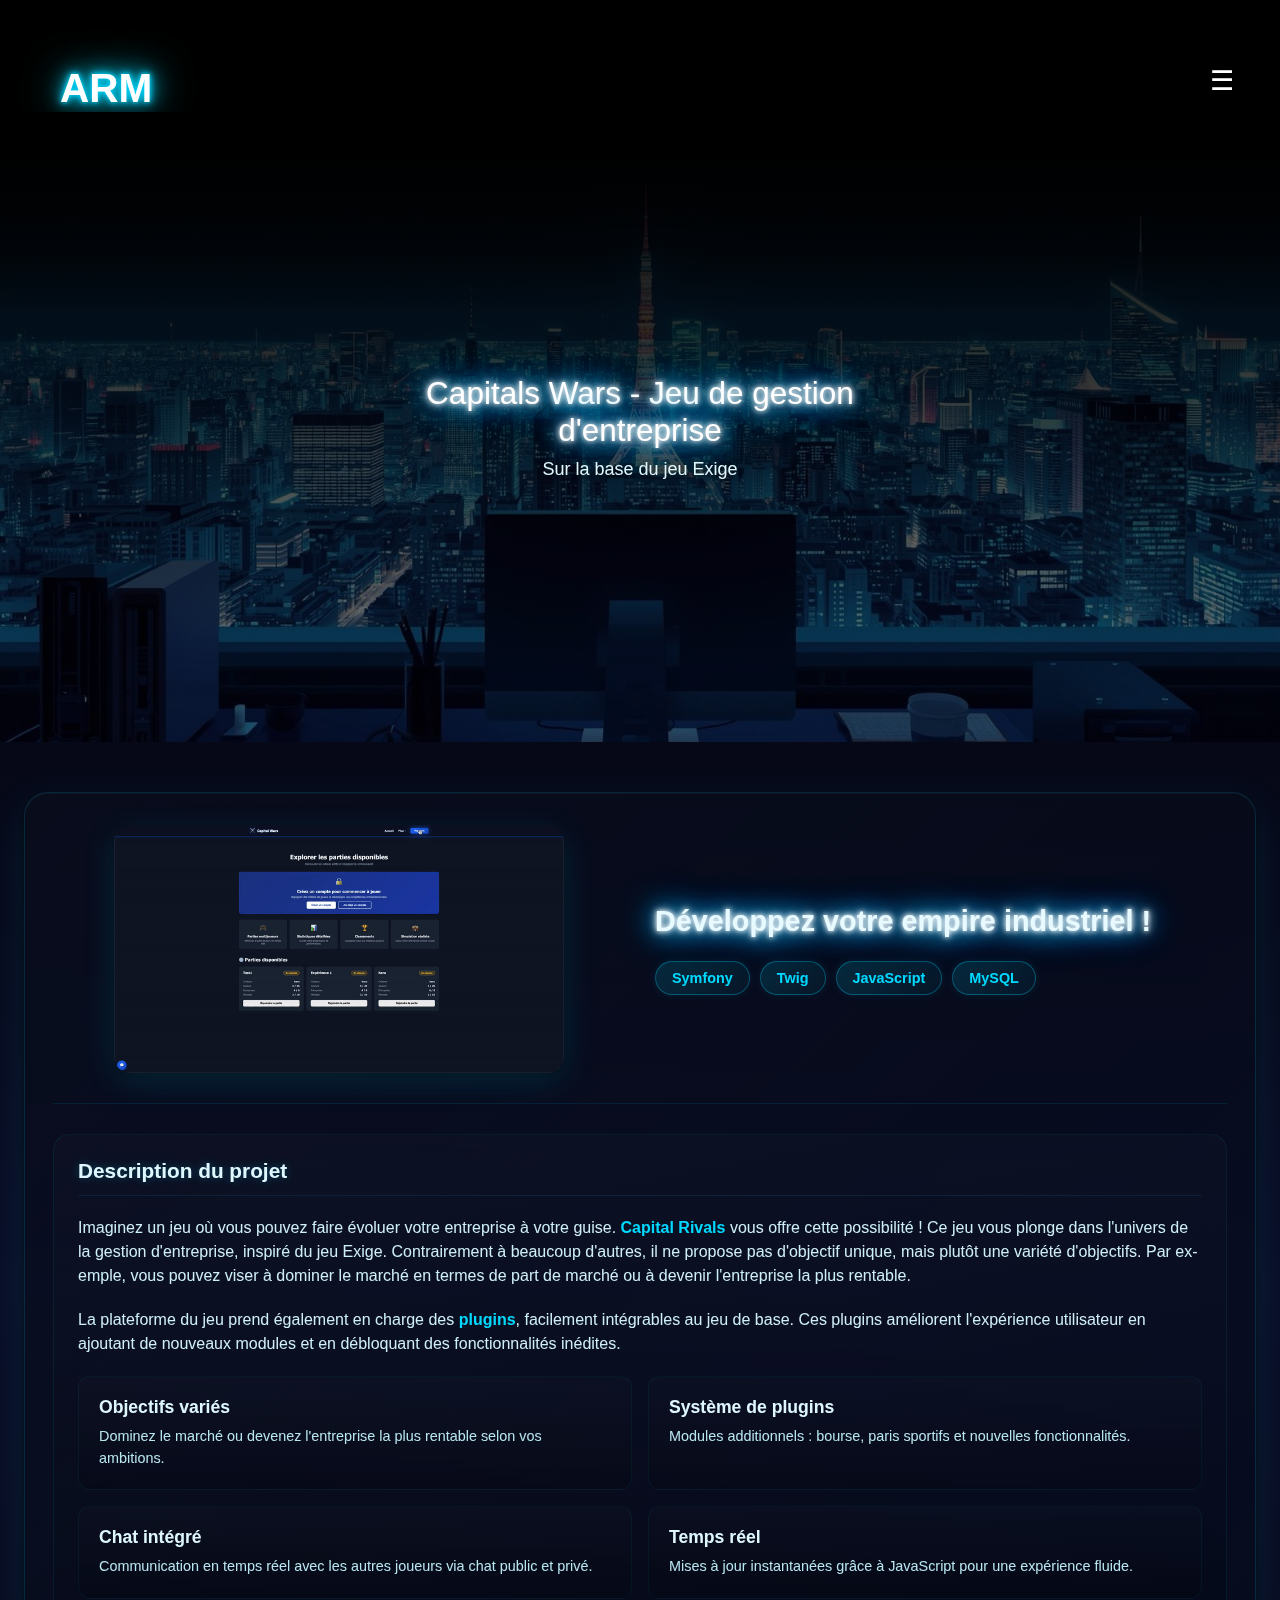
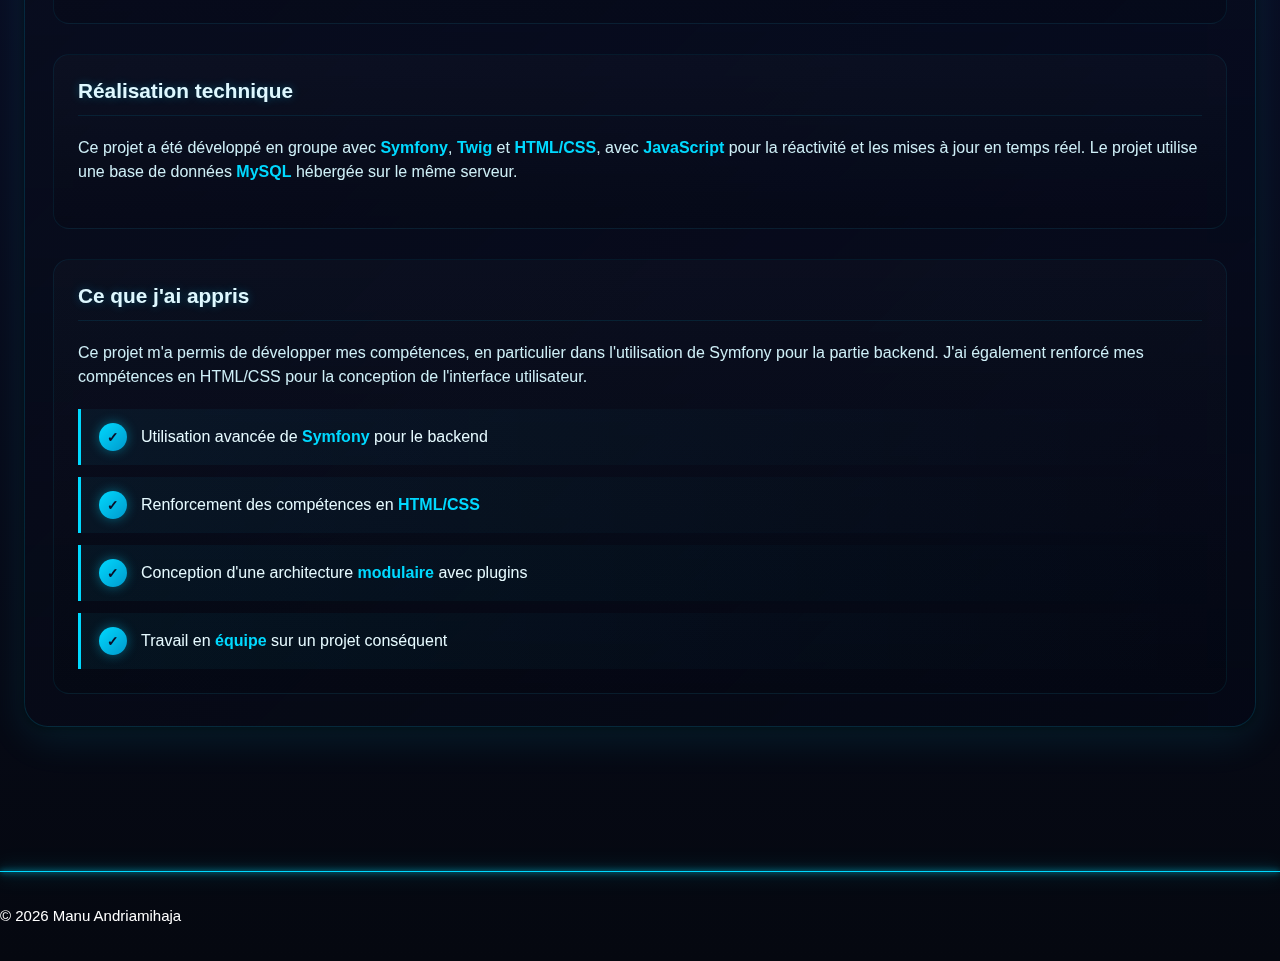
<file: projet3.html>
<!DOCTYPE html>
<html lang="en">
<head>
    <meta charset="UTF-8">
    <title>CTF</title>
    <link rel="stylesheet" href="css/style.css">
    <link href="https://fonts.cdnfonts.com/css/artbrush" rel="stylesheet">
    <link type="icon" href="img/ar.png" rel="icon">

</head>
<body>
<script src="js/navbar.js"></script>
<main>
    <div class="projetIndividuel">
        <h1> Capitals Wars - Jeu de gestion d'entreprise </h1>
        <p class="statut">Sur la base du jeu Exige </p>
    </div>

    <section class="containerGlobal projet-detail">

        <!-- Section Hero avec l'image -->
        <div class="projet-hero">
            <div class="imgProjet">
                <img src="gif/capitalWars.gif" alt="capitalWars">
            </div>
            <div class="projet-hero-info">
                <h2 class="h2APropos">Développez votre empire industriel !</h2>
                <div class="tech-stack">
                    <span class="tech-badge">Symfony</span>
                    <span class="tech-badge">Twig</span>
                    <span class="tech-badge">JavaScript</span>
                    <span class="tech-badge">MySQL</span>
                </div>
            </div>
        </div>

        <!-- Section Description -->
        <div class="projet-section">
            <div class="section-header">
                <h3>Description du projet</h3>
            </div>
            <div class="section-content">
                <p class="texte">
                    Imaginez un jeu où vous pouvez faire évoluer votre entreprise à votre guise. <strong>Capital Rivals</strong> vous offre cette
                    possibilité ! Ce jeu vous plonge dans l'univers de la gestion d'entreprise, inspiré du jeu Exige.
                    Contrairement à beaucoup d'autres, il ne propose pas d'objectif unique, mais plutôt une variété d'objectifs.
                    Par exemple, vous pouvez viser à dominer le marché en termes de part de marché ou à devenir l'entreprise la
                    plus rentable.
                </p>
                <p class="texte">
                    La plateforme du jeu prend également en charge des <strong>plugins</strong>, facilement intégrables au jeu de base. Ces
                    plugins améliorent l'expérience utilisateur en ajoutant de nouveaux modules et en débloquant des
                    fonctionnalités inédites.
                </p>
                <div class="feature-grid">
                    <div class="feature-card">
                        <h4>Objectifs variés</h4>
                        <p>Dominez le marché ou devenez l'entreprise la plus rentable selon vos ambitions.</p>
                    </div>
                    <div class="feature-card">
                        <h4>Système de plugins</h4>
                        <p>Modules additionnels : bourse, paris sportifs et nouvelles fonctionnalités.</p>
                    </div>
                    <div class="feature-card">
                        <h4>Chat intégré</h4>
                        <p>Communication en temps réel avec les autres joueurs via chat public et privé.</p>
                    </div>
                    <div class="feature-card">
                        <h4>Temps réel</h4>
                        <p>Mises à jour instantanées grâce à JavaScript pour une expérience fluide.</p>
                    </div>
                </div>
            </div>
        </div>

        <!-- Section Réalisation technique -->
        <div class="projet-section">
            <div class="section-header">
                <h3>Réalisation technique</h3>
            </div>
            <div class="section-content">
                <p class="texte">
                    Ce projet a été développé en groupe avec <strong>Symfony</strong>, <strong>Twig</strong> et <strong>HTML/CSS</strong>, avec <strong>JavaScript</strong> pour la
                    réactivité et les mises à jour en temps réel. Le projet utilise une base de données <strong>MySQL</strong> hébergée sur le
                    même serveur.
                </p>
            </div>
        </div>

        <!-- Section Apprentissages -->
        <div class="projet-section">
            <div class="section-header">
                <h3>Ce que j'ai appris</h3>
            </div>
            <div class="section-content">
                <p class="texte">
                    Ce projet m'a permis de développer mes compétences, en particulier dans l'utilisation de Symfony pour la partie backend. J'ai également renforcé mes compétences en HTML/CSS pour la conception de l'interface utilisateur.
                </p>
                <div class="learning-list">
                    <div class="learning-item">
                        <span class="learning-check">&#10003;</span>
                        <p>Utilisation avancée de <strong>Symfony</strong> pour le backend</p>
                    </div>
                    <div class="learning-item">
                        <span class="learning-check">&#10003;</span>
                        <p>Renforcement des compétences en <strong>HTML/CSS</strong></p>
                    </div>
                    <div class="learning-item">
                        <span class="learning-check">&#10003;</span>
                        <p>Conception d'une architecture <strong>modulaire</strong> avec plugins</p>
                    </div>
                    <div class="learning-item">
                        <span class="learning-check">&#10003;</span>
                        <p>Travail en <strong>équipe</strong> sur un projet conséquent</p>
                    </div>
                </div>
            </div>
        </div>

    </section>
</main>
<script src="js/footer.js"></script>
<script src="js/script.js"></script>

</body>
</html>
</file>
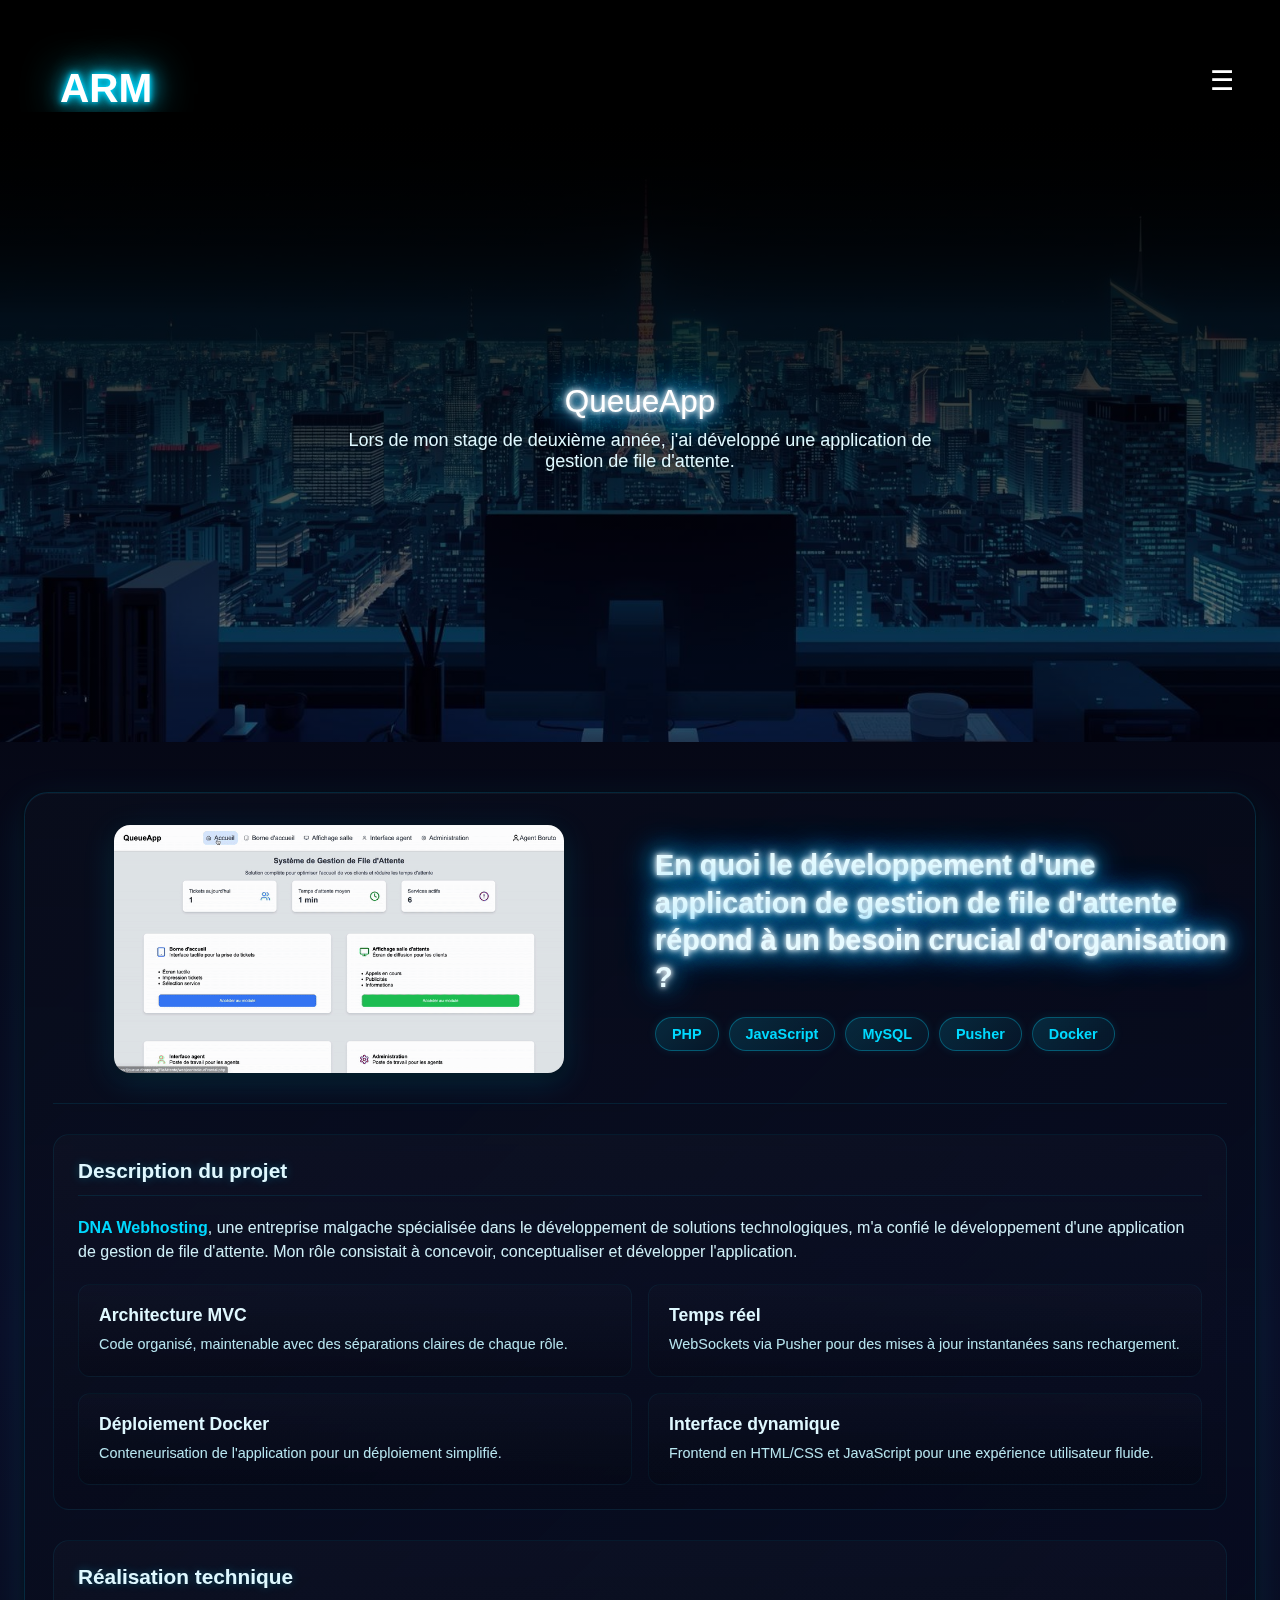
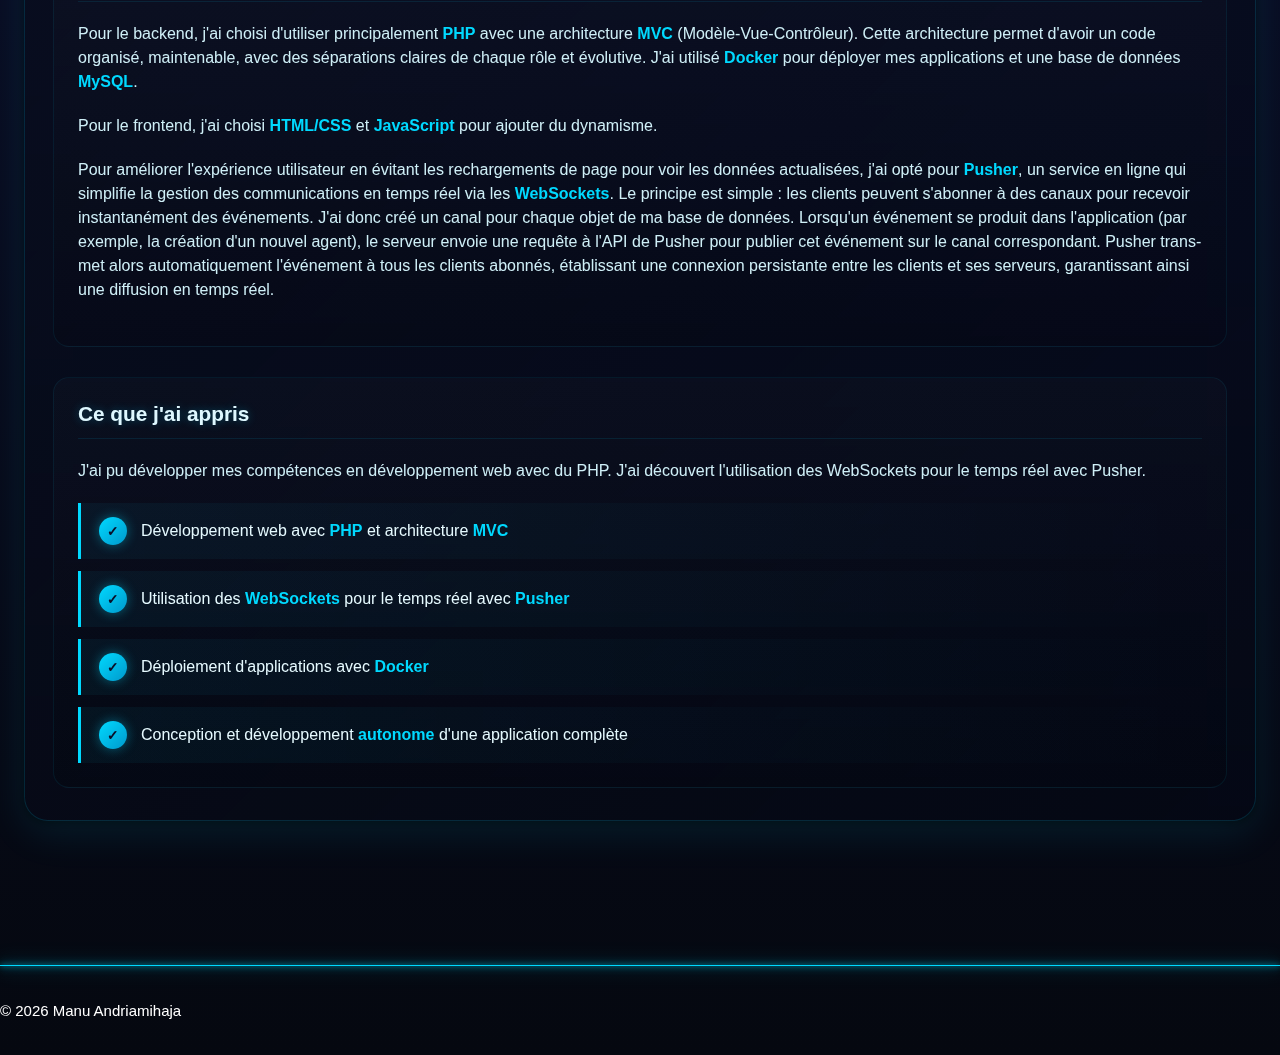
<file: projet4.html>
<!DOCTYPE html>
<html lang="en">
<head>
    <meta charset="UTF-8">
    <title>CTF</title>
    <link rel="stylesheet" href="css/style.css">
    <link href="https://fonts.cdnfonts.com/css/artbrush" rel="stylesheet">
    <link type="icon" href="img/ar.png" rel="icon">

</head>
<body>
<script src="js/navbar.js"></script>
<main>

    <div class="projetIndividuel">
        <h1> QueueApp</h1>
        <p class="statut">Lors de mon stage de deuxième année, j'ai développé une application de gestion de file d'attente. </p>
    </div>
    <section class="containerGlobal projet-detail">

        <!-- Section Hero avec l'image -->
        <div class="projet-hero">
            <div class="imgProjet">
                <img src="gif/queueApp.gif" alt="QueueApp">
            </div>
            <div class="projet-hero-info">
                <h2 class="h2APropos">En quoi le développement d'une application de gestion de file d'attente répond à un besoin crucial d'organisation ?</h2>
                <div class="tech-stack">
                    <span class="tech-badge">PHP</span>
                    <span class="tech-badge">JavaScript</span>
                    <span class="tech-badge">MySQL</span>
                    <span class="tech-badge">Pusher</span>
                    <span class="tech-badge">Docker</span>
                </div>
            </div>
        </div>

        <!-- Section Description -->
        <div class="projet-section">
            <div class="section-header">
                <h3>Description du projet</h3>
            </div>
            <div class="section-content">
                <p class="texte">
                    <strong>DNA Webhosting</strong>, une entreprise malgache spécialisée dans le
                    développement de solutions technologiques, m'a confié le développement
                    d'une application de gestion de file d'attente. Mon rôle consistait à
                    concevoir, conceptualiser et développer l'application.
                </p>
                <div class="feature-grid">
                    <div class="feature-card">
                        <h4>Architecture MVC</h4>
                        <p>Code organisé, maintenable avec des séparations claires de chaque rôle.</p>
                    </div>
                    <div class="feature-card">
                        <h4>Temps réel</h4>
                        <p>WebSockets via Pusher pour des mises à jour instantanées sans rechargement.</p>
                    </div>
                    <div class="feature-card">
                        <h4>Déploiement Docker</h4>
                        <p>Conteneurisation de l'application pour un déploiement simplifié.</p>
                    </div>
                    <div class="feature-card">
                        <h4>Interface dynamique</h4>
                        <p>Frontend en HTML/CSS et JavaScript pour une expérience utilisateur fluide.</p>
                    </div>
                </div>
            </div>
        </div>

        <!-- Section Réalisation technique -->
        <div class="projet-section">
            <div class="section-header">
                <h3>Réalisation technique</h3>
            </div>
            <div class="section-content">
                <p class="texte">
                    Pour le backend, j'ai choisi d'utiliser principalement <strong>PHP</strong> avec une
                    architecture <strong>MVC</strong> (Modèle-Vue-Contrôleur). Cette architecture permet
                    d'avoir un code organisé, maintenable, avec des séparations claires de
                    chaque rôle et évolutive. J'ai utilisé <strong>Docker</strong> pour déployer mes applications et une base de données <strong>MySQL</strong>.
                </p>
                <p class="texte">
                    Pour le frontend, j'ai choisi <strong>HTML/CSS</strong> et <strong>JavaScript</strong> pour ajouter du dynamisme.
                </p>
                <p class="texte">
                    Pour améliorer l'expérience utilisateur en évitant les rechargements de page pour voir les données
                    actualisées, j'ai opté pour <strong>Pusher</strong>, un service en ligne qui simplifie la gestion des communications en temps
                    réel via les <strong>WebSockets</strong>. Le principe est simple : les clients peuvent s'abonner à des canaux pour recevoir
                    instantanément des événements. J'ai donc créé un canal pour chaque objet de ma base de données. Lorsqu'un
                    événement se produit dans l'application (par exemple, la création d'un nouvel agent), le serveur envoie une
                    requête à l'API de Pusher pour publier cet événement sur le canal correspondant. Pusher transmet alors
                    automatiquement l'événement à tous les clients abonnés, établissant une connexion persistante entre les
                    clients et ses serveurs, garantissant ainsi une diffusion en temps réel.
                </p>
            </div>
        </div>

        <!-- Section Apprentissages -->
        <div class="projet-section">
            <div class="section-header">
                <h3>Ce que j'ai appris</h3>
            </div>
            <div class="section-content">
                <p class="texte">
                    J'ai pu développer mes compétences en développement web avec du PHP.
                    J'ai découvert l'utilisation des WebSockets pour le temps réel avec Pusher.
                </p>
                <div class="learning-list">
                    <div class="learning-item">
                        <span class="learning-check">&#10003;</span>
                        <p>Développement web avec <strong>PHP</strong> et architecture <strong>MVC</strong></p>
                    </div>
                    <div class="learning-item">
                        <span class="learning-check">&#10003;</span>
                        <p>Utilisation des <strong>WebSockets</strong> pour le temps réel avec <strong>Pusher</strong></p>
                    </div>
                    <div class="learning-item">
                        <span class="learning-check">&#10003;</span>
                        <p>Déploiement d'applications avec <strong>Docker</strong></p>
                    </div>
                    <div class="learning-item">
                        <span class="learning-check">&#10003;</span>
                        <p>Conception et développement <strong>autonome</strong> d'une application complète</p>
                    </div>
                </div>
            </div>
        </div>

    </section>
</main>
<script src="js/footer.js"></script>
<script src="js/script.js"></script>

</body>
</html>
</file>
<file: css/style.css>
body, html {
    width: 100%;
    min-height: 100vh;
    margin: 0;
    padding: 0;
    font-family: Lato, "Helvetica Neue", helvetica, sans-serif;
    /*background-color: #0a0b17;*/
    /*background: radial-gradient(at 50% 50%, rgba(120, 119, 198, 0.15), rgba(17, 17, 17, 1));*/
    /*background-color: #27272a;*/
    display: flex;
    /*background-color: #0a0e27;!* plus bleuté que noir*/
    /*background-color: #0d1117;!* plus noir que bleuté*/
    /*background-color: #050a14; bleu très profond */


    /*background: linear-gradient(180deg, #0a0e27 0%, #050810 100%); plus bleuté avec un effet degradé*/

    /* Dégradé radial depuis le centre */
    /*background: radial-gradient(circle at center, #1a1f3a 0%, #0a0e1a 100%); bleuté qui tend vers le noir mais circulaire*/

    /* Dégradé diagonal élégant */
    /*background: linear-gradient(135deg, #0d1117 0%, #0a0e27 50%, #050810 100%);*/


    background: linear-gradient(to bottom, black, #0a0e27, #050810);

    flex-direction: column;
    /*background-image: url("../img/fond.jpg");*/
    /*background-size: contain;*/
    /*background-repeat: no-repeat;*/
    -webkit-text-size-adjust: 100%;
}

header {
    background-color: black;
}

main {
    flex: 1;
    /*margin-bottom: 7px;*/

}

/* index */
.composantNavbar {
    display: flex;
    gap: 1rem;
}

nav {
    display: flex;
    justify-content: space-between;
    color: white;
    align-items: stretch;
    width: 100%;
    max-width: 1200px;
    margin: 50px auto 0;
}

.nomDate {
    display: flex;
    align-items: center;
    font-size: 1.5vh;
    margin-left: 20px;
}

.texteTitre {
    font-family: 'ArtBrush', sans-serif;
    font-size: 4.5vh;
    font-weight: bold;
    margin-left: 20px;
    text-decoration: none;
    color: #fff;
    text-shadow: 0 0 5px #00d9ff,
    0 0 10px #00d9ff,
    0 0 20px #00d9ff,
    0 0 40px #00d9ff;
    animation: blink 1.5s infinite alternate;
    margin-top: 15px;
}

@keyframes blink {
    0% {
        opacity: 0.5;
    }
    100% {
        opacity: 1;
    }
}


.navbar {
    display: flex;
    /* justify-content: space-between; */
    animation: fadeIn 0.3s ease-out;
    border-radius: 50px;
    /* box-shadow: 0 0 0 #00d9ff, 0 0 0 #00d9ff, 0 0 5px #00d9ff, 0 5px 15px rgba(0, 0, 0, 0.5), 0 0 10px rgba(255, 255, 255, 0.3); */
    box-shadow: 0 0 2px #00d9ff;
    /* border: 1px solid #00d9ff; */
    margin-top: 10px;
    margin-right: 10px;
    backdrop-filter: blur(15px);
    /* background: radial-gradient(#121212, #1a1a1a 150%); */
    background: linear-gradient(180deg, rgba(10, 14, 27, 0.55), rgba(5, 8, 16, 0.35));
    align-items: center;
}

.navbar div {
    margin-right: 50px;
    padding: 10px;
    /*height: 5vh;*/
    display: flex;
    align-items: center;
    /*margin-left: 20px;*/
}

.navbar div:first-child {
    margin-left: 10px;
}


.navbar div:last-child {
    margin-right: 10px;
}

.navbar a {
    color: #cfeff7;
    text-decoration: none;
}

.navbar div:hover {
    color: #fff;
    text-shadow: 0 0 5px #fff,
    0 0 10px #fff,
    0 0 20px #08a5ea,
    0 0 30px #08a5ea,
    0 0 40px #08a5ea;
}


.burger-menu {
    display: none;
    font-size: 3vh;
    background: none;
    border: none;
    color: white;
    cursor: pointer;
}

#divFooter {
    color: white;
    position: relative;
    bottom: 0;
    width: 100%;
    font-size: 15px;
    height: 10vh;
    display: flex;
    align-items: center;
}

#divFooter::before {
    content: '';
    position: absolute;
    top: 0;
    left: 0;
    width: 100%;
    height: 1px;
    background-color: #00d9ff;
    box-shadow: 0 0 5px #00d9ff,
    0 0 10px #00d9ff,
    0 0 20px #00d9ff;
    animation: blink 1.5s infinite alternate;
}


#mailIcon {
    height: 30px;
}

#githubImg, #linkedinImg {
    transition: filter .18s ease, transform .18s ease;
    cursor: pointer;
    display: inline-block;
    filter: brightness(0) invert(1);
}

#githubImg:hover, #linkedinImg:hover {
    filter: grayscale(20%) brightness(1.2) invert(0.8);
    transform: scale(1.05);
}

h1 {
    color: white;
    font-size: 6vh;
    text-align: center;
    width: 100%;
    text-shadow: 0 0 5px #fff, 0 0 10px #fff, 0 0 20px #08a5ea, 0 0 30px #08a5ea, 0 0 40px #08a5ea;
    font-weight: 200;
}

.presentation, .projetIndividuel {
    display: flex;
    justify-content: center;
    color: white;
    align-items: center;
    flex-direction: column;
    animation: fadeIn 0.3s ease-out;
    width: 100%;
    min-height: 70vh;
    background: linear-gradient(rgba(0, 0, 0, 0.65), rgba(0, 0, 0, 0.45)), url("../img/fondAnime.jpg");
    background-size: cover;
    background-repeat: no-repeat;
    background-position: center;
    margin-bottom: 50px;
}

.projetIndividuel {
    display: flex;
    justify-content: center;
    color: white;
    align-items: center;
    flex-direction: column;
    animation: fadeIn 0.3s ease-out;
    width: 100%;
    min-height: 70vh;
    background: linear-gradient(rgba(0, 0, 0, 1), rgba(0, 0, 0, 0.45)), url("../img/bureau.jpg");
    background-size: cover;
    background-repeat: no-repeat;
    background-position: center;
    margin-bottom: 50px;
}

.aProposDeMoi {
    display: flex;
    justify-content: center;
    color: white;
    align-items: center;
    flex-direction: column;
    animation: fadeIn 0.3s ease-out;
    width: 100%;
    min-height: 70vh;
    background: linear-gradient(rgba(0, 0, 0, 1), rgba(0, 0, 0, 0.45)), url("../img/moi.png");
    background-size: cover;
    background-repeat: no-repeat;
    background-position: center;
    margin-bottom: 50px;
}


.contactDiv{
    display: flex;
    justify-content: center;
    color: white;
    align-items: center;
    flex-direction: column;
    animation: fadeIn 0.3s ease-out;
    width: 100%;
    min-height: 70vh;
    background: linear-gradient(rgba(0, 0, 0, 1), rgba(0, 0, 0, 0.45)), url("../img/contact.png");
    background-size: cover;
    background-repeat: no-repeat;
    background-position: center;
    margin-bottom: 50px;
}
.statut {
    font-size: 2vh;
    text-align: center;
    width: 90%;
    max-width: 590px;
    margin: 0 auto;
    color: #dff8ff;
    text-shadow: 0 1px 5px rgba(0, 0, 0, 0.65);
}

.titreProjetVoirPlus a {
    color: white;
    text-decoration: none;
}

.titreMesProjets {
    display: flex;
    justify-content: space-between;
    align-items: center;
    padding: 0 20px;
    width: 100%;
    box-sizing: border-box;
}

/* Mes projets */
.projetsCompetences {
    display: grid;
    grid-template-columns: repeat(auto-fit, minmax(220px, 1fr));
    gap: 1.25rem;
    padding: 28px;
    margin: 0 20px 20vh 20px;
    background: linear-gradient(180deg, rgba(10, 14, 27, 0.55), rgba(5, 8, 16, 0.35));
    border-radius: 16px;
    border: 1px solid rgba(0, 217, 255, 0.08);
    box-shadow: 0 8px 30px rgba(0, 0, 0, 0.6), inset 0 1px 0 rgba(255, 255, 255, 0.02);
    backdrop-filter: blur(10px) saturate(120%);
    align-items: start;
}

.projetsCompetences .pc-card {
    display: flex;
    flex-direction: column;
    gap: 10px;
    padding: 18px;
    border-radius: 12px;
    background: linear-gradient(180deg, rgba(255, 255, 255, 0.02), rgba(255, 255, 255, 0.01));
    border: 1px solid rgba(255, 255, 255, 0.03);
    transition: transform .22s ease, box-shadow .22s ease;
    min-height: 140px;
}


.projetsCompetences .pc-card:hover {
    transform: translateY(-8px);
    box-shadow: 0 16px 40px rgba(0, 217, 255, 0.14), 0 4px 10px rgba(0, 0, 0, 0.6);
}


.projetsCompetences .pc-card h2 {
    margin: 0;
    font-size: 1.25rem;
    color: #dff8ff;
    text-shadow: 0 0 8px rgba(0, 217, 255, 0.06);
    font-weight: 600;
}

.projetsCompetences .pc-card p {
    margin: 0;
    color: #cfeff7;
    line-height: 1.5;
    font-size: 0.95rem;
}

.projetsCompetences .pc-row {
    display: flex;
    align-items: center;
    gap: 12px;
}

.projetsCompetences .pc-icon {
    width: 44px;
    height: 44px;
    border-radius: 10px;
    display: inline-flex;
    align-items: center;
    justify-content: center;
    background: rgba(255, 255, 255, 0.02);
    border: 1px solid rgba(255, 255, 255, 0.02);
    color: #00d9ff;
    font-size: 20px;
}

#buttonPlus {
    color: white;
    text-decoration: none;
    padding: 15px 12px;
    border-radius: 999rem;
    background-color: rgba(0, 217, 255, 0.1);
    box-shadow: 0 0 5px #00d9ff;
    transition: all 0.3s ease;
    font-size: 1.5vh;
    gap: .8em;
}

h3 {
    color: white;
    font-size: 2rem;
    margin: 0;
}

#buttonPlus:hover {
    background-color: rgba(0, 217, 255, 0.2);
    box-shadow: 0 0 10px #00d9ff;
    text-shadow: 0 0 5px #fff;
}

.mesProjets {
    display: flex;
    justify-content: space-evenly;
}

.divProjet {
    display: flex;
    margin: 20px;
    position: relative;
    width: 500px;
}

.imgProjetIndex {
    border-radius: 50px;
    width: 100%;
    height: 300px;
    object-fit: cover;
    box-shadow: 0 0 0 #00d9ff, 0 0 0 #00d9ff, 0 0 5px #00d9ff, 0 5px 15px rgba(0, 0, 0, 0.5), 0 0 10px rgba(255, 255, 255, 0.3);
}

.projet {
    color: white;
    transition: all 0.3s ease;
    font-size: 2vh;
    position: absolute;
    text-align: center;
    top: 20px;
    left: 20px;
    pointer-events: none;
    padding: 15px 12px;
    border-radius: 999rem;
    background: radial-gradient(#121212, #1a1a1a 150%);
    box-shadow: 0 0 0 #00d9ff, 0 0 0 #00d9ff, 0 0 5px #00d9ff, 0 5px 15px rgba(0, 0, 0, 0.5), 0 0 10px rgba(255, 255, 255, 0.3);
}


.mesProjets a:hover {
    text-shadow: 0 0 5px #fff,
    0 0 10px #fff,
    0 0 20px #08a5ea,
    0 0 30px #08a5ea,
    0 0 40px #08a5ea;
}

.projet a, .projet2 a, .projet3 a, .projet4 a {
    text-decoration: none;
    color: white;
}

.descriptionProjets {
    color: white;
    padding: 0 20px;
    margin-bottom: 40px;
}


.projetsCompetences div {
    margin: 10px;
}


.projetsExemples {
    margin-bottom: 20vh;

}

/* A Propos */
.containerGlobal {
    display: grid;
    grid-template-columns: 1fr;
    padding: 32px 28px;
    background: linear-gradient(135deg, rgba(10, 14, 27, 0.75) 0%, rgba(5, 8, 16, 0.45) 100%);
    border: 1.5px solid rgba(0, 217, 255, 0.15);
    box-shadow: 0 12px 40px rgba(0, 217, 255, 0.10), 0 2px 8px rgba(0, 0, 0, 0.7), inset 0 1px 0 rgba(255, 255, 255, 0.04);
    border-radius: 24px;
    backdrop-filter: blur(18px) saturate(140%);
    margin: 32px 24px 16vh 24px;
    color: #e6faff;
    transition: box-shadow 0.3s, background 0.3s;
}

.titreAPropos {
    display: flex;
    align-items: center;
    flex-direction: column;
    margin: 15vh auto;
}

.texte {
    word-wrap: break-word;
    overflow-wrap: break-word;
    hyphens: auto;
    line-height: 1.6;
    width: 100%;
    box-sizing: border-box;
}

h2 {
    text-shadow: 0 0 5px #fff,
    0 0 10px #fff,
    0 0 20px #08a5ea,
    0 0 30px #08a5ea,
    0 0 40px #08a5ea;
}

.CompetencesContainer {
    display: grid;
    grid-template-columns: repeat(3, 1fr);
    gap: 18px;
    margin-top: 18px;
}

.competenceChild {
    background: linear-gradient(180deg, rgba(255, 255, 255, 0.02), rgba(0, 0, 0, 0.12));
    border: 1px solid rgba(0, 217, 255, 0.05);
    padding: 14px;
    border-radius: 12px;
    box-shadow: 0 8px 18px rgba(0, 0, 0, 0.45);
}

.competenceChild h2 {
    font-size: 1.05rem;
    margin: 0 0 10px 0;
    color: #dff8ff;
    font-weight: 700;
}

.skill-chips {
    display: flex;
    flex-wrap: wrap;
    gap: 10px;
}

.chip {
    display: inline-flex;
    align-items: center;
    gap: 10px;
    background: linear-gradient(180deg, rgba(255, 255, 255, 0.015), rgba(0, 0, 0, 0.18));
    padding: 8px 10px;
    border-radius: 999px;
    border: 1px solid rgba(0, 217, 255, 0.06);
    color: #e6fbff;
    font-weight: 600;
    font-size: 0.95rem;
    transition: transform .18s ease, box-shadow .18s ease;
}

.chip:hover {
    transform: translateY(-4px);
    box-shadow: 0 10px 24px rgba(0, 0, 0, 0.45);
}

.chip .devicon-java-plain,
.chip .devicon-c-plain,
.chip .devicon-python-plain,
.chip .devicon-html5-plain,
.chip .devicon-css3-plain,
.chip .devicon-php-plain,
.chip .devicon-javascript-plain,
.chip .devicon-mysql-plain,
.chip .devicon-oracle-original {
    font-size: 28px;
    line-height: 1;
    width: 28px;
    height: 28px;
    display: inline-block;
}

.diplomes-containe {
    margin-top: 30px;
    display: flex;
    flex-direction: column;
    gap: 20px;
}

.diplome {
    background: linear-gradient(180deg, rgba(255, 255, 255, 0.015), rgba(0, 0, 0, 0.18));
    padding: 14px;
    border-radius: 12px;
    border: 1px solid rgba(0, 217, 255, 0.05);
    box-shadow: 0 8px 18px rgba(0, 0, 0, 0.45);
    margin-bottom: 10px;
    display: flex;
    flex-direction: column;
    gap: 10px;
}

.diplome-titre {
    font-size: 1.05rem;
    margin: 0;
    color: #dff8ff;
    font-weight: 700;
}

.diplome-details {
    color: #cfeff7;
    line-height: 1.5;
}

.diplome-annee {
    font-weight: bold;
}

/* Projet 1*/
.imgProjet {
    display: flex;
    justify-content: center;
    align-items: center;
    gap: 20px;


}

.imgProjet img {
    border-radius: 1.5rem;
    height: auto;
}

.containerGlobal .imgProjet img:hover {
    transform: scale(1.03);
    filter: brightness(1.05) saturate(1.05);
}

.titreProjet {
    display: flex;
    align-items: center;
    flex-direction: column;
    margin: 5vh auto;
}

.projetsExemples {
    padding-top: 10px;
    padding-bottom: 6vh;
    margin: 0 20px 20vh 20px;
}

.projetsExemples .projects-grid {
    display: grid;
    grid-template-columns: repeat(auto-fit, minmax(240px, 1fr));
    gap: 1.25rem;
    margin-top: 18px;
    align-content: center;
}

.example-card {
    position: relative;
    border-radius: 14px;
    overflow: hidden;
    min-height: 220px;
    display: block;
    text-decoration: none;
    color: inherit;
    border: 1px solid rgba(0, 217, 255, 0.06);
    box-shadow: 0 8px 30px rgba(0, 0, 0, 0.6), inset 0 1px 0 rgba(255, 255, 255, 0.02);
    transition: transform .28s ease, box-shadow .28s ease;
    background: linear-gradient(180deg, rgba(10, 14, 27, 0.35), rgba(5, 8, 16, 0.25));
}

.example-card .thumb {
    position: absolute;
    inset: 0;
    background-size: cover;
    background-position: center;
    filter: brightness(0.62) saturate(0.95);
    transform: scale(1);
    transition: transform .45s ease, filter .3s ease;
}

.example-card .content {
    position: relative;
    z-index: 2;
    padding: 16px;
    height: 100%;
    display: flex;
    flex-direction: column;
    backdrop-filter: blur(6px);
    align-items: center;
    justify-content: center;
}

.example-card .tag {
    display: inline-block;
    padding: 6px 10px;
    border-radius: 999px;
    background: rgba(0, 217, 255, 0.08);
    color: #cfeff7;
    font-size: 0.82rem;
    margin-bottom: 8px;
}

.example-card h4 {
    margin: 0;
    color: #dff8ff;
    font-size: 1.1rem;
    text-shadow: 0 0 6px rgba(0, 217, 255, 0.04);
}

.example-card p {
    margin: 8px 0 12px 0;
    color: #cfeff7;
    font-size: 0.95rem;
    line-height: 1.35;
    max-width: 90%;
}

.example-card .cta {
    display: inline-block;
    padding: 8px 12px;
    border-radius: 999px;
    background: rgba(0, 217, 255, 0.12);
    color: white;
    font-size: 0.9rem;
    box-shadow: 0 0 6px rgba(0, 217, 255, 0.04);
    transition: transform .18s ease, box-shadow .18s ease;
}

.example-card:hover {
    transform: translateY(-8px);
    box-shadow: 0 18px 50px rgba(0, 217, 255, 0.12), 0 6px 18px rgba(0, 0, 0, 0.6);
}

.example-card:hover .thumb {
    transform: scale(1.06);
    filter: brightness(0.78) saturate(1.05);
}

.example-card .content a {
    color: inherit;
}

@media (max-width: 600px) {
    .example-card {
        min-height: 180px;
    }

    .example-card p {
        font-size: 0.9rem;
    }
}

@media (max-width: 1300px) {
    .navbar {
        display: none;
        flex-direction: column;
        position: absolute;
        top: 120px;
        backdrop-filter: blur(15px);
        width:100%;
        animation: fadeIn 0.3s ease-out;
        border-radius: 50px;
        border-top-left-radius: unset;
        border-top-right-radius: inherit;
        z-index: 1;
        /*box-shadow: 0 0 0 #00d9ff, 0 0 0 #00d9ff, 0 0 5px #00d9ff;*/
        /* margin-left: 1px;*/
        left: 0;
        /*justify-content: center;*/
    }

    .navbar div {
        padding: 25px;
    }

    .navbar div:first-child {
        margin-left: 0;
    }

    .burger-menu {
        display: block;
        animation: fadeIn 0.3s ease-out;
        box-shadow: 0 5px 8px rgba(0, 0, 0, 0.8);
        border-radius: 5px;
    }

    .navbar div:nth-child(n) {
        margin-right: 0;
    }

    .visible {
        display: flex;
    }

    h1 {
        font-size: 3.5vh;
        text-align: center;
        max-width: 590px;
        margin: 0 auto;
    }

    .statut {
        text-align: center;
        padding-top: 10px;
        max-width: 590px;
        margin: 0 auto;
    }

    .mesProjets {
        display: flex;
        flex-direction: column;
        align-items: center;
    }

    .imgProjetIndex {
        width: 100%;
        max-width: 500px;
        margin: 10px 0;
    }

    .titreMesProjets {
        flex-direction: column;
        gap: 15px;
        margin-bottom: 40px;
    }

    #buttonPlus {
        margin-top: 20px;
    }

    .descriptionProjets {
        text-align: center;
    }

    .projetsCompetences {
        grid-template-columns: 1fr;
        margin: 0 10px 20vh 10px;
    }


    /* A Propos */
    .texte {
        line-height: 1.5;
    }

    /* Projet 1*/
    .imgProjet {
        width: 100%;
        margin: 10px 0;
        flex-direction: column;
    }

    .imgProjet img {
        max-width: 100%;
        height: auto;
        border-radius: 1rem;
    }


    /*.divContact {*/
    /*    margin: 0 auto 10vh auto;*/
    /*    width: 85%;*/
    /*    align-items: center;*/
    /*    justify-content: center;*/
    /*    !*background: rgba(255,255,255,0.03);*!*/
    /*    border: 1px solid rgba(0,217,255,0.06);*/
    /*    !*background: linear-gradient(180deg,#071123 0%, #0b1b2a 100%);*!*/
    /*}*/
    .reseauContact {
        /*flex-direction: column;*/
        margin-bottom: 20px;
        width: 100%;
        justify-content: center;
        align-items: center;
    }

    .reseauContact img {
        padding-right: 0;
        margin-bottom: 10px;
    }

    .reseauContact p,
    .reseauContact a {
        margin: 5px 0;
        font-size: 14px;
    }

}

/*Contact*/
/*.divContact {*/
/*    display: flex;*/
/*    margin-bottom: 20vh;*/
/*    text-align: center;*/
/*    font-size: 1.5vh;*/
/*    margin-right: 20px;*/
/*    margin-left: 20px;*/
/*    flex-direction: column;*/
/*}*/

.containerContact {
    display: flex;
    margin: 32px auto 16vh auto;
    border: 1.5px solid rgba(0, 217, 255, 0.15);
    box-shadow: 0 12px 40px rgba(0, 217, 255, 0.10), 0 2px 8px rgba(0, 0, 0, 0.7), inset 0 1px 0 rgba(255, 255, 255, 0.04);
    border-radius: 24px;
    backdrop-filter: blur(18px) saturate(140%);
    color: #e6faff;
    transition: box-shadow 0.3s, background 0.3s;
    background: linear-gradient(180deg,#071123 0%, #0b1b2a 100%);
    justify-content: center;
    padding: 40px;
    max-width: 920px;
    align-items: center;
}


.divContactChild {
    /*margin: 0 auto 10vh auto;*/
    /*width: 85%;*/

    align-items: center;
    justify-content: center;
    border: 1px solid rgba(0, 217, 255, 0.06);
    background: rgba(255,255,255,0.03);
    padding: 30px;
    border-radius: 24px;

}

.reseauContact {
    display: flex;
    align-items: center;
    gap: 12px;
    background: linear-gradient(180deg, rgba(255, 255, 255, 0.012), rgba(0, 0, 0, 0.14));
    padding: 12px 14px;
    border-radius: 10px;
    border: 1px solid rgba(255, 255, 255, 0.02);
    box-shadow: 0 8px 18px rgba(0, 0, 0, 0.45);
    margin-bottom: 15px;
}

.reseauContact img {
    padding-right: 20px;
}

.reseauContact a {
    text-decoration: none;
    color: white;
}

#buttonCV {
    color: white;
    text-decoration: none;
    padding: 15px 12px;
    border-radius: 999rem;
    background-color: rgba(0, 217, 255, 0.1);
    box-shadow: 0 0 5px #00d9ff;
    transition: all 0.3s ease;
    font-size: 1.5vh;
    gap: .8em;
    margin-top: 2vh;
}

.div-CV {
    margin-top: 40px;
    display: flex;
    justify-content: center;
    width: 100%;
}

.learning-check {
      display: flex;
       align-items: center;
       justify-content: center;
        width: 28px;
        height: 28px;
      background: linear-gradient(135deg, #00d9ff, #0099cc);
       border-radius: 50%;
      color: #0a0e27;
        font-weight: bold;
       font-size: 0.9rem;
       flex-shrink: 0;
       box-shadow: 0 0 12px rgba(0, 217, 255, 0.4);
    }
/*projet 2*/
.lien {
    text-decoration: none;
    color: white;
}

@keyframes fadeIn {
    from {
        opacity: 0;
        transform: translateY(10px);
    }
    to {
        opacity: 1;
        transform: translateY(0);
    }
}


/*
Portfolio d'apprentisage
*/
.competence {
    margin-bottom: 80px;
    padding: 20px;
    border-radius: 10px;
    box-shadow: 0 0 0 #00d9ff,
    0 0 0 #00d9ff,
    0 0 5px #00d9ff;
    transition: box-shadow 0.3s ease;
    backdrop-filter: blur(100px);

}

.competence:hover {
    box-shadow: 0 0 10px #00d9ff, 0 0 20px #00d9ff, 0 0 30px #00d9ff;
}

.niveau {
    font-weight: bold;
    margin-bottom: 15px;
}

.acquis {
    color: #00ff00;
    text-shadow: 0 0 5px #00ff00;
}

.en-cours {
    color: #ffff00;
    text-shadow: 0 0 5px #ffff00;
}

.non-acquis {
    color: #ff6666;
    text-shadow: 0 0 5px #ff6666;
}

.competence h3 {
    font-size: 1.2rem;
    margin-bottom: 10px;
}

.lien {
    font-style: italic;
}

/* Projet Detail Page Styles */
.projet-detail {
    display: flex;
    flex-direction: column;
    gap: 30px;
}

.projet-hero {
    display: grid;
    grid-template-columns: 1fr 1fr;
    gap: 30px;
    align-items: center;
    padding-bottom: 30px;
    border-bottom: 1px solid rgba(0, 217, 255, 0.1);
}

.projet-hero .imgProjet {
    margin: 0;
}

.projet-hero .imgProjet img {
    width: 100%;
    max-width: 450px;
    border-radius: 16px;
    box-shadow: 0 8px 32px rgba(0, 217, 255, 0.15), 0 4px 12px rgba(0, 0, 0, 0.5);
    transition: transform 0.3s ease, box-shadow 0.3s ease;
}

.projet-hero-info {
    display: flex;
    flex-direction: column;
    gap: 20px;
}

.projet-hero-info h2 {
    margin: 0;
    font-size: 1.8rem;
    line-height: 1.3;
}

.tech-stack {
    display: flex;
    flex-wrap: wrap;
    gap: 10px;
}

.tech-badge {
    display: inline-flex;
    align-items: center;
    padding: 8px 16px;
    background: linear-gradient(135deg, rgba(0, 217, 255, 0.15), rgba(0, 217, 255, 0.05));
    border: 1px solid rgba(0, 217, 255, 0.3);
    border-radius: 999px;
    color: #00d9ff;
    font-size: 0.9rem;
    font-weight: 600;
    box-shadow: 0 0 10px rgba(0, 217, 255, 0.1);
    transition: all 0.3s ease;
}

.tech-badge:hover {
    background: linear-gradient(135deg, rgba(0, 217, 255, 0.25), rgba(0, 217, 255, 0.1));
    box-shadow: 0 0 20px rgba(0, 217, 255, 0.3);
    transform: translateY(-2px);
}

.projet-section {
    background: linear-gradient(180deg, rgba(255, 255, 255, 0.02), rgba(0, 0, 0, 0.1));
    border: 1px solid rgba(0, 217, 255, 0.08);
    border-radius: 16px;
    padding: 24px;
    transition: all 0.3s ease;
}

.projet-section:hover {
    border-color: rgba(0, 217, 255, 0.15);
    box-shadow: 0 8px 32px rgba(0, 217, 255, 0.08);
}

.section-header {
    display: flex;
    align-items: center;
    gap: 12px;
    margin-bottom: 20px;
    padding-bottom: 12px;
    border-bottom: 1px solid rgba(0, 217, 255, 0.1);
}

.section-header h3 {
    margin: 0;
    font-size: 1.3rem;
    color: #dff8ff;
    text-shadow: 0 0 10px rgba(0, 217, 255, 0.3);
}

.section-content {
    color: #cfeff7;
}

.section-content .texte {
    margin-bottom: 20px;
}

.section-content strong {
    color: #00d9ff;
}

.feature-grid {
    display: grid;
    grid-template-columns: repeat(2, 1fr);
    gap: 16px;
    margin-top: 20px;
}

.feature-card {
    background: linear-gradient(180deg, rgba(255, 255, 255, 0.015), rgba(0, 0, 0, 0.15));
    border: 1px solid rgba(0, 217, 255, 0.06);
    border-radius: 12px;
    padding: 20px;
    transition: all 0.3s ease;
}

.feature-card:hover {
    transform: translateY(-4px);
    border-color: rgba(0, 217, 255, 0.2);
    box-shadow: 0 12px 24px rgba(0, 0, 0, 0.4), 0 0 20px rgba(0, 217, 255, 0.1);
}

.feature-card h4 {
    margin: 0 0 8px 0;
    color: #dff8ff;
    font-size: 1.1rem;
}

.feature-card p {
    margin: 0;
    font-size: 0.9rem;
    line-height: 1.5;
    color: #b8e6f0;
}

.learning-list {
    display: flex;
    flex-direction: column;
    gap: 12px;
}

.learning-item {
    display: flex;
    align-items: center;
    gap: 14px;
    padding: 14px 18px;
    background: linear-gradient(90deg, rgba(0, 217, 255, 0.05), transparent);
    border-left: 3px solid #00d9ff;
    border-radius: 0 10px 10px 0;
    transition: all 0.3s ease;
}

.learning-item:hover {
    background: linear-gradient(90deg, rgba(0, 217, 255, 0.1), transparent);
    transform: translateX(6px);
}

.learning-item p {
    margin: 0;
    font-size: 1rem;
    color: #e6faff;
}

/* Responsive pour projet-detail */
@media (max-width: 900px) {
    .projet-hero {
        grid-template-columns: 1fr;
        text-align: center;
    }

    .projet-hero .imgProjet {
        order: -1;
    }

    .projet-hero-info {
        align-items: center;
    }

    .tech-stack {
        justify-content: center;
    }

    .feature-grid {
        grid-template-columns: 1fr;
    }
}

@media (max-width: 600px) {
    .projet-detail {
        gap: 20px;
    }

    .projet-section {
        padding: 18px;
    }

    .section-header h3 {
        font-size: 1.1rem;
    }

    .feature-card {
        padding: 16px;
    }

    .learning-item {
        padding: 12px 14px;
    }
}
</file>
